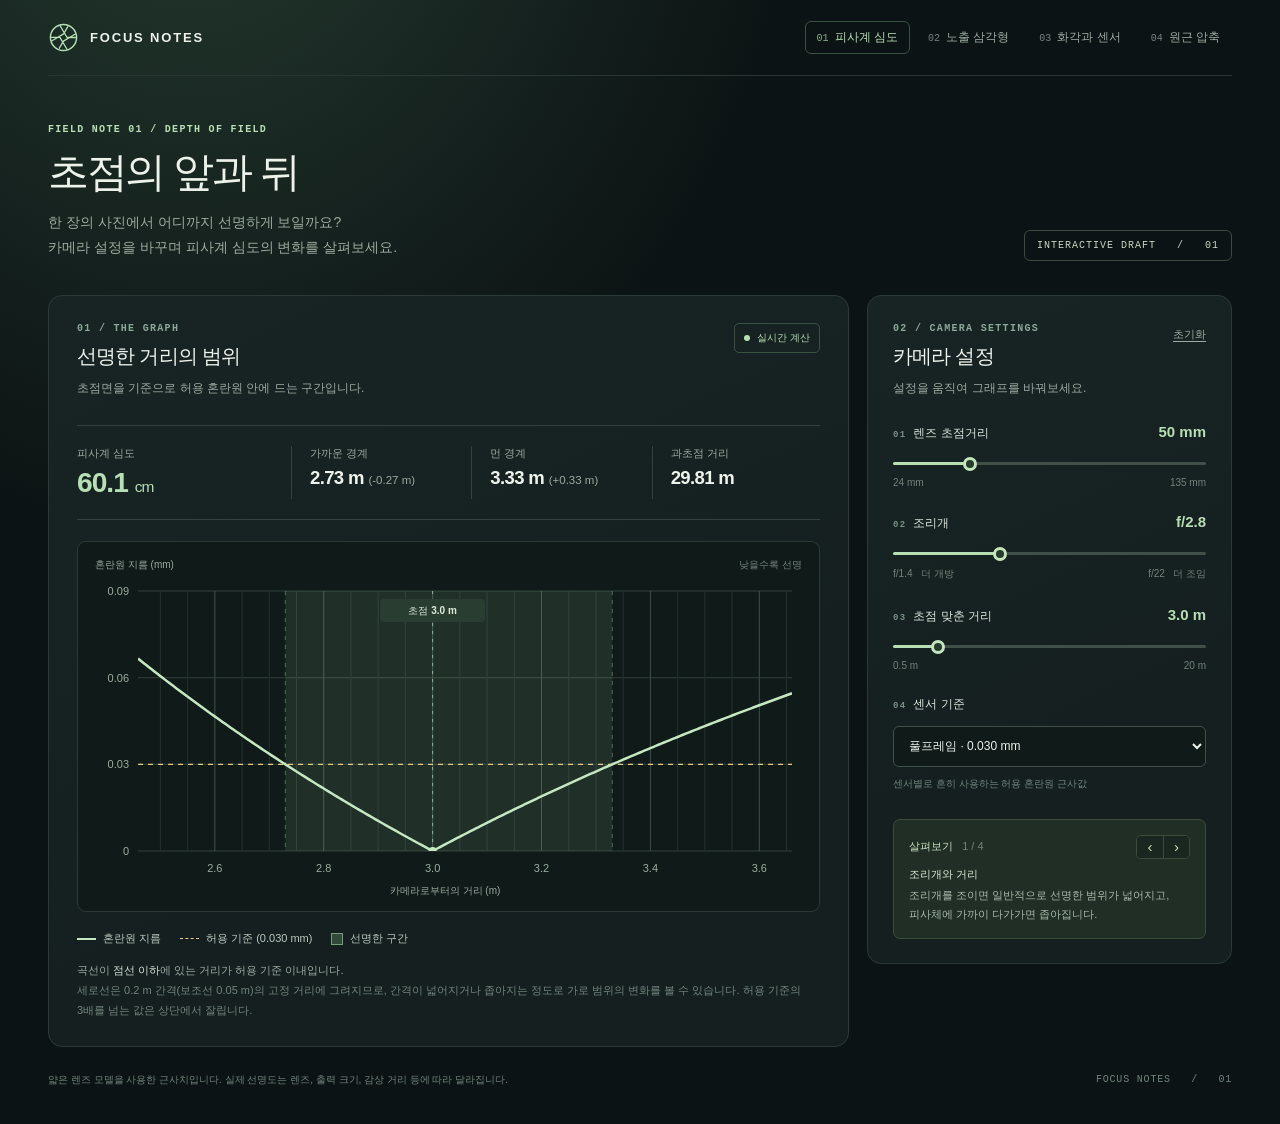
<file: index.html>
<!doctype html>
<html lang="ko">
<head>
  <meta charset="utf-8">
  <meta name="viewport" content="width=device-width, initial-scale=1">
  <meta name="color-scheme" content="dark">
  <title>초점의 앞과 뒤 | 피사계 심도 시각화</title>
  <link rel="stylesheet" href="styles.css">
</head>
<body>
  <div class="shell">
    <header class="topbar">
      <div class="brand">
        <svg class="brand-mark" viewBox="0 0 32 32" fill="none" aria-hidden="true">
          <circle cx="16" cy="16" r="13.5" stroke="currentColor" stroke-width="1.5"/>
          <path d="M12.1 3.2 19.7 16h9M28.7 12.1 15.9 19.7l-4.5 7.8M19.9 28.7 12.3 15.9H3.2M3.3 19.9 16.1 12.3l4.5-7.8" stroke="currentColor" stroke-width="1.3" stroke-linejoin="round"/>
        </svg>
        <span>FOCUS NOTES</span>
      </div>
      <nav class="note-nav" aria-label="노트 목록">
        <a href="index.html" aria-current="page"><span class="note-nav-number">01</span>피사계 심도</a>
        <a href="exposure.html"><span class="note-nav-number">02</span>노출 삼각형</a>
        <a href="field-of-view.html"><span class="note-nav-number">03</span>화각과 센서</a>
        <a href="perspective.html"><span class="note-nav-number">04</span>원근 압축</a>
      </nav>
    </header>

    <main>
      <section class="intro" aria-labelledby="page-title">
        <div>
          <p class="eyebrow">FIELD NOTE 01 / DEPTH OF FIELD</p>
          <h1 id="page-title">초점의 앞과 뒤</h1>
          <p class="intro-copy">한 장의 사진에서 어디까지 선명하게 보일까요?<br>카메라 설정을 바꾸며 피사계 심도의 변화를 살펴보세요.</p>
        </div>
        <span class="draft-tag">INTERACTIVE DRAFT &nbsp; / &nbsp; 01</span>
      </section>

      <div class="workspace">
        <section class="card graph-card" aria-labelledby="graph-title">
          <div class="card-heading">
            <div>
              <p class="card-index">01 / THE GRAPH</p>
              <h2 id="graph-title">선명한 거리의 범위</h2>
              <p class="card-description">초점면을 기준으로 허용 혼란원 안에 드는 구간입니다.</p>
            </div>
            <span class="live-badge">실시간 계산</span>
          </div>

          <div class="readouts" aria-label="계산 결과" aria-live="polite">
            <div class="readout readout-primary">
              <span class="readout-label">피사계 심도</span>
              <span class="readout-value"><span id="depth-value">—</span> <span class="readout-unit" id="depth-unit"></span></span>
            </div>
            <div class="readout">
              <span class="readout-label">가까운 경계</span>
              <span class="readout-value"><span id="near-value">—</span> <span class="readout-delta" id="near-delta"></span></span>
            </div>
            <div class="readout">
              <span class="readout-label">먼 경계</span>
              <span class="readout-value"><span id="far-value">—</span> <span class="readout-delta" id="far-delta"></span></span>
            </div>
            <div class="readout">
              <span class="readout-label">과초점 거리</span>
              <span class="readout-value" id="hyperfocal-value">—</span>
            </div>
          </div>

          <div class="plot-frame">
            <div class="plot-heading"><span>혼란원 지름 (mm)</span><span>낮을수록 선명</span></div>
            <svg id="chart" role="img" aria-labelledby="chart-title chart-description"></svg>
            <p class="axis-caption">카메라로부터의 거리 (m)</p>
          </div>

          <div class="legend" aria-label="그래프 범례">
            <span class="legend-item"><span class="legend-line" aria-hidden="true"></span>혼란원 지름</span>
            <span class="legend-item"><span class="legend-threshold" aria-hidden="true"></span><span id="threshold-label">허용 기준</span></span>
            <span class="legend-item"><span class="legend-zone" aria-hidden="true"></span>선명한 구간</span>
          </div>
          <p class="graph-note">
            곡선이 <strong>점선 이하</strong>에 있는 거리가 허용 기준 이내입니다.
            <span class="range-note" id="range-note"></span>
          </p>
          <noscript>그래프를 보려면 브라우저에서 JavaScript를 사용 설정해 주세요.</noscript>
        </section>

        <aside class="card control-card" aria-labelledby="controls-title">
          <form id="controls-form">
            <div class="card-heading">
              <div>
                <p class="card-index">02 / CAMERA SETTINGS</p>
                <h2 id="controls-title">카메라 설정</h2>
                <p class="card-description">설정을 움직여 그래프를 바꿔보세요.</p>
              </div>
              <button class="reset" type="reset">초기화</button>
            </div>

            <div class="controls">
              <div class="control">
                <div class="control-header">
                  <label class="control-name" for="focal-length"><span class="control-number">01</span>렌즈 초점거리</label>
                  <output class="control-value" id="focal-output" for="focal-length">50 mm</output>
                </div>
                <input id="focal-length" type="range" min="24" max="135" step="1" value="50">
                <div class="range-labels" aria-hidden="true"><span>24 mm</span><span>135 mm</span></div>
              </div>

              <div class="control">
                <div class="control-header">
                  <label class="control-name" for="aperture"><span class="control-number">02</span>조리개</label>
                  <output class="control-value" id="aperture-output" for="aperture">f/2.8</output>
                </div>
                <input id="aperture" type="range" min="0" max="9" step="1" value="3" aria-valuetext="f/2.8">
                <div class="range-labels" aria-hidden="true"><span>f/1.4 &nbsp; 더 개방</span><span>f/22 &nbsp; 더 조임</span></div>
              </div>

              <div class="control">
                <div class="control-header">
                  <label class="control-name" for="focus-distance"><span class="control-number">03</span>초점 맞춘 거리</label>
                  <output class="control-value" id="focus-output" for="focus-distance">3.0 m</output>
                </div>
                <input id="focus-distance" type="range" min="0.5" max="20" step="0.1" value="3">
                <div class="range-labels" aria-hidden="true"><span>0.5 m</span><span>20 m</span></div>
              </div>

              <div class="control">
                <div class="control-header">
                  <label class="control-name" for="sensor"><span class="control-number">04</span>센서 기준</label>
                </div>
                <select id="sensor" aria-describedby="sensor-help">
                  <option value="0.03">풀프레임 · 0.030 mm</option>
                  <option value="0.02">APS-C · 0.020 mm</option>
                  <option value="0.015">마이크로 포서드 · 0.015 mm</option>
                </select>
                <p class="control-help" id="sensor-help">센서별로 흔히 사용하는 허용 혼란원 근사값</p>
              </div>
            </div>

            <section class="tip" aria-roledescription="carousel" aria-labelledby="tip-heading">
              <div class="tip-header">
                <p class="tip-title" id="tip-heading">살펴보기 <span class="tip-counter" id="tip-counter" aria-live="polite"></span></p>
                <div class="tip-nav" role="group" aria-label="살펴보기 넘기기">
                  <button class="tip-button" type="button" id="tip-prev" aria-label="이전 내용">&#8249;</button>
                  <button class="tip-button" type="button" id="tip-next" aria-label="다음 내용">&#8250;</button>
                </div>
              </div>
              <div class="tip-slide" data-tip><p class="tip-subtitle">조리개와 거리</p><p class="tip-body">조리개를 조이면 일반적으로 선명한 범위가 넓어지고, 피사체에 가까이 다가가면 좁아집니다.</p></div>
              <div class="tip-slide" data-tip hidden><p class="tip-subtitle">과초점 거리</p><p class="tip-body">과초점 거리에 초점을 맞추면 그 거리의 약 절반부터 무한대까지 선명하게 담깁니다. 풍경처럼 앞쪽과 먼 배경을 함께 선명하게 찍을 때 유용하며, 초점 맞춘 거리가 과초점 거리 이상이면 먼 경계가 무한대가 됩니다. 조리개를 조이거나 초점거리가 짧은 렌즈를 쓰면 과초점 거리가 가까워집니다.</p></div>
              <div class="tip-slide" data-tip hidden><p class="tip-subtitle">앞뒤의 비대칭</p><p class="tip-body">선명한 범위는 초점면 앞보다 뒤쪽으로 더 길게 이어집니다. 가까운 경계와 먼 경계 옆의 괄호 값으로 초점에서 얼마나 떨어져 있는지 비교해 보세요.</p></div>
              <div class="tip-slide" data-tip hidden><p class="tip-subtitle">렌즈 초점거리</p><p class="tip-body">같은 거리, 같은 조리개라도 초점거리가 긴 망원 렌즈일수록 피사계 심도가 얕아져 배경이 더 많이 흐려집니다.</p></div>
            </section>
          </form>
        </aside>
      </div>
    </main>

    <footer class="footer">
      <p>얇은 렌즈 모델을 사용한 근사치입니다. 실제 선명도는 렌즈, 출력 크기, 감상 거리 등에 따라 달라집니다.</p>
      <p class="footer-mark">FOCUS NOTES &nbsp; / &nbsp; 01</p>
    </footer>
  </div>

  <script>
    "use strict";

    const apertureValues = [1.4, 1.8, 2, 2.8, 4, 5.6, 8, 11, 16, 22];
    const form = document.getElementById("controls-form");
    const focalInput = document.getElementById("focal-length");
    const apertureInput = document.getElementById("aperture");
    const focusInput = document.getElementById("focus-distance");
    const sensorInput = document.getElementById("sensor");
    const chart = document.getElementById("chart");

    function calculateDepthOfField(focalLength, aperture, focusDistance, circleOfConfusion) {
      const focusMm = focusDistance * 1000;
      const focalSquared = focalLength * focalLength;
      const tolerance = aperture * circleOfConfusion * (focusMm - focalLength);
      const near = focalSquared * focusMm / (focalSquared + tolerance) / 1000;
      const far = tolerance >= focalSquared
        ? Infinity
        : focalSquared * focusMm / (focalSquared - tolerance) / 1000;
      const hyperfocal = (focalSquared / (aperture * circleOfConfusion) + focalLength) / 1000;
      return { near, far, depth: far - near, hyperfocal };
    }

    function niceStep(roughStep) {
      const exponent = Math.floor(Math.log10(roughStep));
      const base = 10 ** exponent;
      const fraction = roughStep / base;
      const mantissa = fraction < 1.5 ? 1 : fraction < 3.5 ? 2 : fraction < 7.5 ? 5 : 10;
      return { step: mantissa * base, mantissa: mantissa === 10 ? 1 : mantissa, exponent: mantissa === 10 ? exponent + 1 : exponent };
    }

    function blurDiameter(distance, settings) {
      const distanceMm = distance * 1000;
      const focusMm = settings.focus * 1000;
      return settings.focal ** 2 * Math.abs(focusMm - distanceMm)
        / (settings.aperture * distanceMm * (focusMm - settings.focal));
    }

    function formatNumber(value, digits) {
      return new Intl.NumberFormat("ko-KR", {
        minimumFractionDigits: digits,
        maximumFractionDigits: digits
      }).format(value);
    }

    function formatDepth(depth) {
      if (!Number.isFinite(depth)) return { value: "∞", unit: "" };
      if (depth < 0.01) {
        const millimeters = depth * 1000;
        return { value: formatNumber(millimeters, millimeters < 1 ? 2 : 1), unit: "mm" };
      }
      if (depth < 1) return { value: formatNumber(depth * 100, depth < 0.1 ? 2 : 1), unit: "cm" };
      return { value: formatNumber(depth, 2), unit: "m" };
    }

    function formatBoundary(value, depth) {
      if (!Number.isFinite(value)) return "∞";
      return `${formatNumber(value, boundaryDigits(depth))} m`;
    }

    function formatBoundaryDelta(delta, depth) {
      if (!Number.isFinite(delta)) return "(+∞)";
      const sign = delta < 0 ? "-" : "+";
      return `(${sign}${formatNumber(Math.abs(delta), boundaryDigits(depth))} m)`;
    }

    function boundaryDigits(depth) {
      return depth < 0.01 ? 4 : depth < 0.1 ? 3 : 2;
    }

    function formatCircle(value) {
      return value.toFixed(3).replace(/\.?0+$/, "");
    }

    function readSettings() {
      return {
        focal: Number(focalInput.value),
        aperture: apertureValues[Number(apertureInput.value)],
        focus: Number(focusInput.value),
        circle: Number(sensorInput.value)
      };
    }

    function setRangeProgress(input) {
      const percent = (Number(input.value) - Number(input.min)) / (Number(input.max) - Number(input.min)) * 100;
      input.style.setProperty("--progress", `${percent}%`);
    }

    function drawChart(settings, result) {
      const width = Math.max(280, chart.clientWidth || 640);
      const height = chart.clientHeight || 310;
      const margin = { top: 16, right: 12, bottom: 34, left: 52 };
      const left = margin.left;
      const right = width - margin.right;
      const top = margin.top;
      const bottom = height - margin.bottom;
      const plotWidth = right - left;
      const plotHeight = bottom - top;
      const nearGap = settings.focus - result.near;
      const minDistance = Math.max(settings.focal / 1000 + 0.000001, settings.focus - 2 * nearGap);
      const maxDistance = Number.isFinite(result.far)
        ? Math.min(settings.focus + 2 * (result.far - settings.focus), settings.focus + 6 * nearGap)
        : settings.focus + 6 * nearGap;
      const maxBlur = settings.circle * 3;
      const x = value => left + (value - minDistance) / (maxDistance - minDistance) * plotWidth;
      const y = value => bottom - value / maxBlur * plotHeight;
      const tickTarget = width < 440 ? 4 : 7;
      const ticks = niceStep((maxDistance - minDistance) / tickTarget);
      const tickStep = ticks.step;
      const tickDigits = Math.max(0, -ticks.exponent);
      const minorStep = tickStep / (ticks.mantissa === 2 ? 4 : 5);
      const nearX = Math.max(left, x(result.near));
      const farX = Number.isFinite(result.far) ? Math.min(right, x(result.far)) : right;
      const focusX = x(settings.focus);
      const labelWidth = 105;
      const labelX = Math.max(left, Math.min(right - labelWidth, focusX - labelWidth / 2));
      const distances = Array.from({ length: 241 }, (_, index) =>
        minDistance + (maxDistance - minDistance) * index / 240
      );
      [result.near, settings.focus, result.far].forEach(value => {
        if (Number.isFinite(value) && value >= minDistance && value <= maxDistance) distances.push(value);
      });
      distances.sort((a, b) => a - b);
      const curve = distances.map((distance, index) =>
        `${index === 0 ? "M" : "L"}${x(distance).toFixed(2)} ${y(blurDiameter(distance, settings)).toFixed(2)}`
      ).join(" ");

      let grid = "";
      for (let index = 0; index <= 3; index += 1) {
        const value = settings.circle * index;
        const position = y(value);
        grid += `<line class="chart-grid" x1="${left}" y1="${position}" x2="${right}" y2="${position}"/>`;
        grid += `<text class="chart-tick" x="${left - 9}" y="${position + 4}" text-anchor="end">${formatCircle(value)}</text>`;
      }
      const epsilon = 1e-9;
      const firstMinor = Math.ceil(minDistance / minorStep - epsilon);
      const lastMinor = Math.floor(maxDistance / minorStep + epsilon);
      for (let index = firstMinor; index <= lastMinor; index += 1) {
        const distance = index * minorStep;
        const ratio = distance / tickStep;
        if (Math.abs(ratio - Math.round(ratio)) < 1e-6) continue;
        const position = x(distance);
        grid += `<line class="chart-grid-minor" x1="${position}" y1="${top}" x2="${position}" y2="${bottom}"/>`;
      }
      const firstTick = Math.ceil(minDistance / tickStep - epsilon);
      const lastTick = Math.floor(maxDistance / tickStep + epsilon);
      for (let index = firstTick; index <= lastTick; index += 1) {
        const distance = index * tickStep;
        const position = x(distance);
        const anchor = position - left < 16 ? "start" : right - position < 16 ? "end" : "middle";
        grid += `<line class="chart-grid-major" x1="${position}" y1="${top}" x2="${position}" y2="${bottom}"/>`;
        grid += `<text class="chart-tick chart-distance-tick" x="${position}" y="${bottom + 21}" text-anchor="${anchor}">${formatNumber(distance, tickDigits)}</text>`;
      }

      const farDescription = Number.isFinite(result.far)
        ? `${formatBoundary(result.far, result.depth)}`
        : "무한대";
      const depthDescription = formatDepth(result.depth);
      chart.setAttribute("viewBox", `0 0 ${width} ${height}`);
      chart.innerHTML = `
        <title id="chart-title">거리별 혼란원 지름과 피사계 심도</title>
        <desc id="chart-description">초점 거리 ${formatNumber(settings.focus, 1)} m에서 허용 기준은 ${settings.circle} mm입니다.
          선명한 구간은 ${formatBoundary(result.near, result.depth)}부터 ${farDescription}까지이며,
          피사계 심도는 ${depthDescription.value} ${depthDescription.unit}입니다. 허용 기준의 세 배를 넘는 값은 표시 영역 밖입니다.</desc>
        <defs><clipPath id="plot-clip"><rect x="${left}" y="${top}" width="${plotWidth}" height="${plotHeight}"/></clipPath></defs>
        ${grid}
        <g clip-path="url(#plot-clip)">
          <rect class="chart-zone" x="${nearX}" y="${top}" width="${Math.max(0, farX - nearX)}" height="${plotHeight}"/>
          <line class="chart-boundary" x1="${nearX}" y1="${top}" x2="${nearX}" y2="${bottom}"/>
          ${Number.isFinite(result.far) && result.far <= maxDistance
            ? `<line class="chart-boundary" x1="${farX}" y1="${top}" x2="${farX}" y2="${bottom}"/>`
            : ""}
          <line class="chart-threshold" x1="${left}" y1="${y(settings.circle)}" x2="${right}" y2="${y(settings.circle)}"/>
          <line class="chart-focus" x1="${focusX}" y1="${top}" x2="${focusX}" y2="${bottom}"/>
          <path class="chart-curve" d="${curve}"/>
          <circle cx="${focusX}" cy="${bottom}" r="4" fill="#c5e8c1"/>
        </g>
        <rect x="${labelX}" y="${top + 8}" width="${labelWidth}" height="23" rx="4" fill="#293d31"/>
        <text class="chart-focus-label" x="${labelX + labelWidth / 2}" y="${top + 23}" text-anchor="middle">초점 ${formatNumber(settings.focus, 1)} m</text>
      `;

      let rangeMessage = `세로선은 ${formatNumber(tickStep, tickDigits)} m 간격(보조선 ${formatNumber(minorStep, Math.max(0, tickDigits + 1))} m)의 고정 거리에 그려지므로, 간격이 넓어지거나 좁아지는 정도로 가로 범위의 변화를 볼 수 있습니다. 허용 기준의 3배를 넘는 값은 상단에서 잘립니다.`;
      if (!Number.isFinite(result.far)) {
        rangeMessage = `먼 경계는 무한대까지 이어집니다. ${rangeMessage}`;
      } else if (result.far > maxDistance) {
        rangeMessage = `먼 경계는 표시 범위 밖에 있습니다. ${rangeMessage}`;
      }
      document.getElementById("range-note").textContent = rangeMessage;
    }

    function render() {
      const settings = readSettings();
      const result = calculateDepthOfField(settings.focal, settings.aperture, settings.focus, settings.circle);
      const depth = formatDepth(result.depth);

      document.getElementById("focal-output").textContent = `${settings.focal} mm`;
      document.getElementById("aperture-output").textContent = `f/${settings.aperture}`;
      document.getElementById("focus-output").textContent = `${formatNumber(settings.focus, 1)} m`;
      apertureInput.setAttribute("aria-valuetext", `f/${settings.aperture}`);
      document.getElementById("depth-value").textContent = depth.value;
      document.getElementById("depth-unit").textContent = depth.unit;
      document.getElementById("near-value").textContent = formatBoundary(result.near, result.depth);
      document.getElementById("far-value").textContent = formatBoundary(result.far, result.depth);
      document.getElementById("near-delta").textContent = formatBoundaryDelta(result.near - settings.focus, result.depth);
      document.getElementById("far-delta").textContent = formatBoundaryDelta(result.far - settings.focus, result.depth);
      document.getElementById("hyperfocal-value").textContent = `${formatNumber(result.hyperfocal, 2)} m`;
      document.getElementById("threshold-label").textContent = `허용 기준 (${settings.circle.toFixed(3)} mm)`;
      [focalInput, apertureInput, focusInput].forEach(setRangeProgress);
      drawChart(settings, result);
    }

    const tipSlides = Array.from(document.querySelectorAll("[data-tip]"));
    let tipIndex = 0;

    function showTip(index) {
      tipIndex = (index + tipSlides.length) % tipSlides.length;
      tipSlides.forEach((slide, slideIndex) => { slide.hidden = slideIndex !== tipIndex; });
      document.getElementById("tip-counter").textContent = `${tipIndex + 1} / ${tipSlides.length}`;
    }

    document.getElementById("tip-prev").addEventListener("click", () => showTip(tipIndex - 1));
    document.getElementById("tip-next").addEventListener("click", () => showTip(tipIndex + 1));
    showTip(0);

    form.addEventListener("input", render);
    form.addEventListener("reset", () => requestAnimationFrame(render));
    window.addEventListener("resize", render);
    render();
  </script>
</body>
</html>
</file>
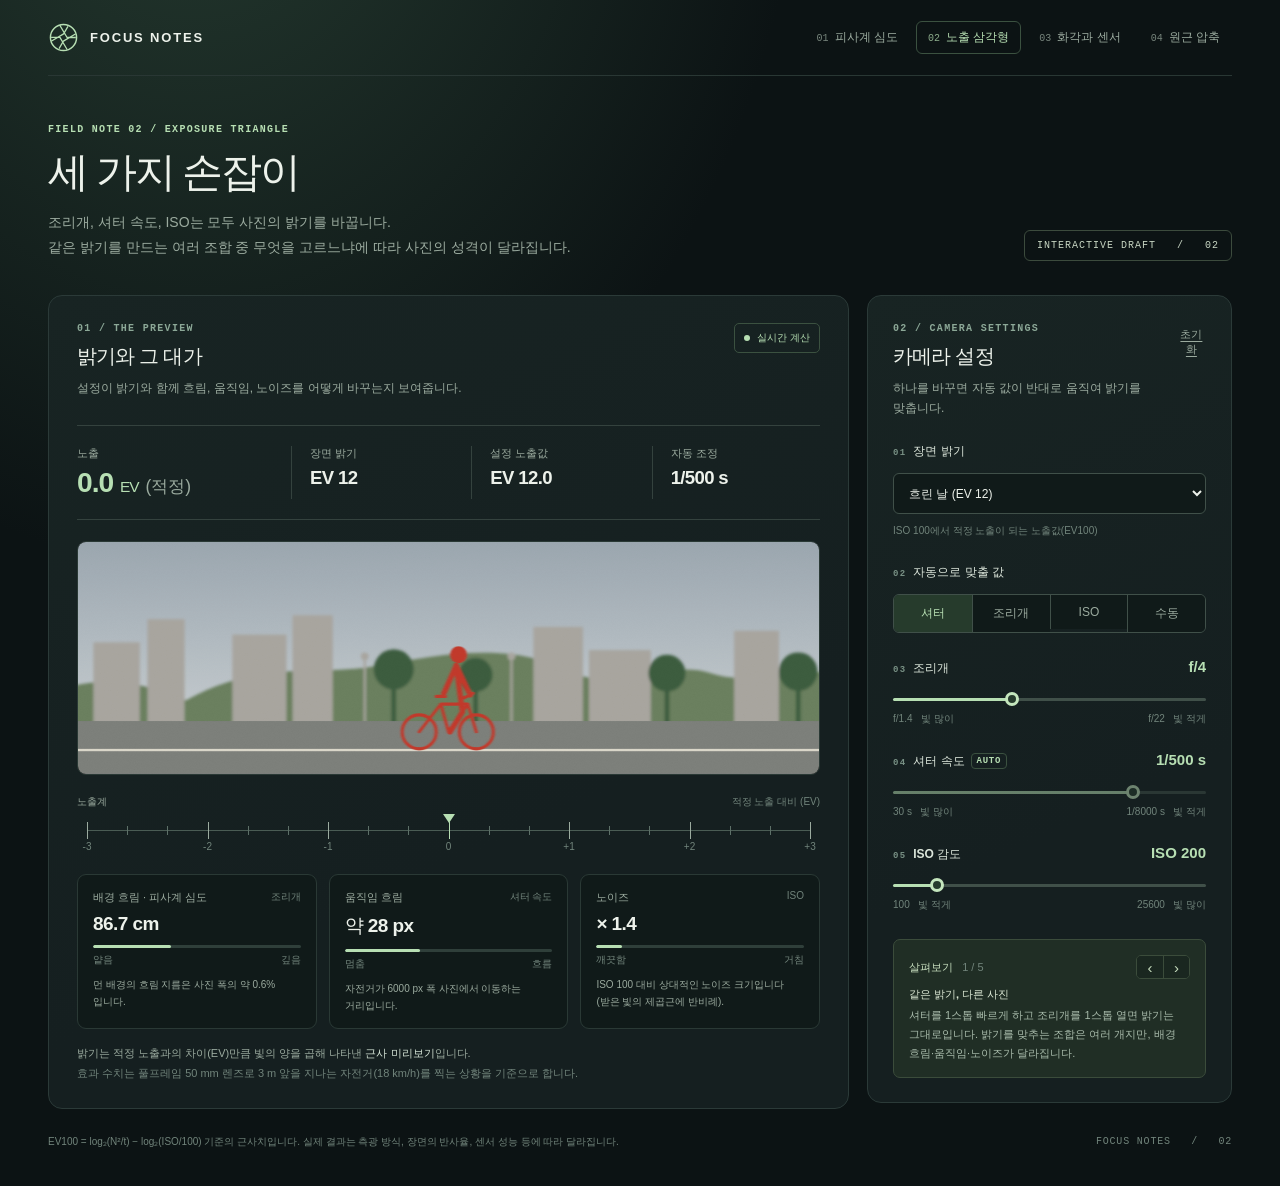
<file: exposure.html>
<!doctype html>
<html lang="ko">
<head>
  <meta charset="utf-8">
  <meta name="viewport" content="width=device-width, initial-scale=1">
  <meta name="color-scheme" content="dark">
  <title>세 가지 손잡이 | 노출 삼각형 시각화</title>
  <link rel="stylesheet" href="styles.css">
  <style>
    .preview-frame { padding: 0; overflow: hidden; }
    #scene { display: block; width: 100%; height: auto; min-height: 220px; max-height: 380px; aspect-ratio: 960 / 300; background: #000; }

    .meter { margin-top: 20px; }
    .meter-heading {
      display: flex;
      justify-content: space-between;
      margin-bottom: 9px;
      color: var(--muted);
      font-size: 10px;
    }
    .meter-heading span:last-child { color: var(--faint); }
    .meter-scale { position: relative; height: 34px; margin: 0 10px; }
    .meter-line { position: absolute; top: 12px; right: 0; left: 0; border-top: 1px solid #4a5c54; }
    .meter-tick { position: absolute; top: 8px; height: 9px; border-left: 1px solid #5d7068; }
    .meter-tick.is-major { top: 4px; height: 17px; border-color: #9bab9f; }
    .meter-tick.is-zero { border-color: var(--green); }
    .meter-label {
      position: absolute;
      top: 23px;
      color: var(--faint);
      font-size: 10px;
      font-variant-numeric: tabular-nums;
      transform: translateX(-50%);
    }
    .meter-marker {
      position: absolute;
      top: -4px;
      width: 0;
      height: 0;
      border-right: 6px solid transparent;
      border-left: 6px solid transparent;
      border-top: 9px solid var(--green);
      transform: translateX(-50%);
      transition: left .15s ease;
    }
    .meter-marker.is-off { border-top-color: var(--yellow); }

    .effects {
      display: grid;
      grid-template-columns: repeat(3, minmax(0, 1fr));
      gap: 12px;
      margin-top: 22px;
    }
    .effect {
      padding: 15px 15px 14px;
      border: 1px solid #2a3935;
      border-radius: 9px;
      background: #101a19;
    }
    .effect-head { display: flex; justify-content: space-between; gap: 8px; color: var(--muted); font-size: 11px; }
    .effect-source { color: var(--faint); font-size: 10px; }
    .effect-value {
      display: block;
      margin: 8px 0 10px;
      font-size: 19px;
      font-weight: 700;
      letter-spacing: -.03em;
      font-variant-numeric: tabular-nums;
    }
    .effect-bar { height: 3px; border-radius: 3px; background: #2f3f3a; overflow: hidden; }
    .effect-bar span { display: block; height: 100%; border-radius: 3px; background: var(--green); transition: width .15s ease; }
    .effect-scale { display: flex; justify-content: space-between; margin-top: 5px; color: var(--faint); font-size: 10px; }
    .effect-note { min-height: 3.4em; margin: 9px 0 0; color: var(--muted); font-size: 10px; line-height: 1.7; word-break: keep-all; }
    .effect-note.is-warning { color: var(--yellow); }

    .mode { min-width: 0; margin: 0; padding: 0; border: 0; }
    .mode legend { padding: 0; margin-bottom: 13px; }
    .segmented {
      display: grid;
      grid-template-columns: repeat(4, 1fr);
      border: 1px solid #405049;
      border-radius: 6px;
      overflow: hidden;
    }
    .segmented label { position: relative; }
    .segmented input { position: absolute; inset: 0; margin: 0; opacity: 0; cursor: pointer; }
    .segmented span {
      display: block;
      padding: 10px 4px;
      background: #101a19;
      color: var(--muted);
      font-size: 12px;
      text-align: center;
    }
    .segmented label + label span { border-left: 1px solid #405049; }
    .segmented input:checked + span { background: #263b2c; color: var(--green); font-weight: 600; }
    .segmented input:focus-visible + span { outline: 2px solid var(--yellow); outline-offset: -2px; }

    .auto-badge {
      display: none;
      margin-left: 6px;
      padding: 2px 5px;
      border: 1px solid #3b5140;
      border-radius: 4px;
      color: var(--green);
      font-family: "Consolas", monospace;
      font-size: 9px;
      letter-spacing: .08em;
      vertical-align: 2px;
    }
    .control.is-auto .auto-badge { display: inline-block; }
    input[type="range"]:disabled { opacity: .5; cursor: not-allowed; }

    @media (max-width: 920px) {
      .mode { grid-column: 1 / -1; }
    }

    @media (max-width: 640px) {
      .effects { grid-template-columns: 1fr; }
      .effect-note { min-height: 0; }
    }

    @media (max-width: 520px) {
      .segmented span { padding: 10px 2px; font-size: 11px; }
    }
  </style>
</head>
<body>
  <div class="shell">
    <header class="topbar">
      <div class="brand">
        <svg class="brand-mark" viewBox="0 0 32 32" fill="none" aria-hidden="true">
          <circle cx="16" cy="16" r="13.5" stroke="currentColor" stroke-width="1.5"/>
          <path d="M12.1 3.2 19.7 16h9M28.7 12.1 15.9 19.7l-4.5 7.8M19.9 28.7 12.3 15.9H3.2M3.3 19.9 16.1 12.3l4.5-7.8" stroke="currentColor" stroke-width="1.3" stroke-linejoin="round"/>
        </svg>
        <span>FOCUS NOTES</span>
      </div>
      <nav class="note-nav" aria-label="노트 목록">
        <a href="index.html"><span class="note-nav-number">01</span>피사계 심도</a>
        <a href="exposure.html" aria-current="page"><span class="note-nav-number">02</span>노출 삼각형</a>
        <a href="field-of-view.html"><span class="note-nav-number">03</span>화각과 센서</a>
        <a href="perspective.html"><span class="note-nav-number">04</span>원근 압축</a>
      </nav>
    </header>

    <main>
      <section class="intro" aria-labelledby="page-title">
        <div>
          <p class="eyebrow">FIELD NOTE 02 / EXPOSURE TRIANGLE</p>
          <h1 id="page-title">세 가지 손잡이</h1>
          <p class="intro-copy">조리개, 셔터 속도, ISO는 모두 사진의 밝기를 바꿉니다.<br>같은 밝기를 만드는 여러 조합 중 무엇을 고르느냐에 따라 사진의 성격이 달라집니다.</p>
        </div>
        <span class="draft-tag">INTERACTIVE DRAFT &nbsp; / &nbsp; 02</span>
      </section>

      <div class="workspace">
        <section class="card graph-card" aria-labelledby="preview-title">
          <div class="card-heading">
            <div>
              <p class="card-index">01 / THE PREVIEW</p>
              <h2 id="preview-title">밝기와 그 대가</h2>
              <p class="card-description">설정이 밝기와 함께 흐림, 움직임, 노이즈를 어떻게 바꾸는지 보여줍니다.</p>
            </div>
            <span class="live-badge">실시간 계산</span>
          </div>

          <div class="readouts" aria-label="계산 결과" aria-live="polite">
            <div class="readout readout-primary">
              <span class="readout-label">노출</span>
              <span class="readout-value"><span id="exposure-value">—</span> <span class="readout-unit">EV</span> <span class="readout-delta" id="exposure-state"></span></span>
            </div>
            <div class="readout">
              <span class="readout-label">장면 밝기</span>
              <span class="readout-value" id="scene-ev">—</span>
            </div>
            <div class="readout">
              <span class="readout-label">설정 노출값</span>
              <span class="readout-value" id="settings-ev">—</span>
            </div>
            <div class="readout">
              <span class="readout-label">자동 조정</span>
              <span class="readout-value"><span id="auto-value">—</span> <span class="readout-delta" id="auto-note"></span></span>
            </div>
          </div>

          <div class="plot-frame preview-frame">
            <svg id="scene" viewBox="0 0 960 300" preserveAspectRatio="xMidYMax slice" role="img" aria-labelledby="scene-title scene-description">
              <title id="scene-title">현재 설정으로 찍은 장면의 근사 미리보기</title>
              <desc id="scene-description"></desc>
              <defs>
                <linearGradient id="sky" x1="0" y1="0" x2="0" y2="1">
                  <stop id="sky-top" offset="0"/>
                  <stop id="sky-bottom" offset="1"/>
                </linearGradient>
                <filter id="exposure" color-interpolation-filters="linearRGB">
                  <feComponentTransfer>
                    <feFuncR id="gain-r" type="linear" slope="1"/>
                    <feFuncG id="gain-g" type="linear" slope="1"/>
                    <feFuncB id="gain-b" type="linear" slope="1"/>
                  </feComponentTransfer>
                </filter>
                <filter id="background-blur" x="-10%" y="-20%" width="120%" height="140%">
                  <feGaussianBlur id="background-blur-amount" stdDeviation="0"/>
                </filter>
                <filter id="motion-blur" x="-60%" y="-10%" width="220%" height="120%">
                  <feGaussianBlur id="motion-blur-amount" stdDeviation="0 0"/>
                </filter>
                <filter id="noise" x="0" y="0" width="100%" height="100%">
                  <feTurbulence type="fractalNoise" baseFrequency="0.9" numOctaves="2" seed="4"/>
                  <feColorMatrix type="matrix" values="0.33 0.33 0.33 0 0  0.33 0.33 0.33 0 0  0.33 0.33 0.33 0 0  0 0 0 0 1"/>
                </filter>
              </defs>

              <g filter="url(#exposure)">
                <rect width="960" height="300" fill="url(#sky)"/>
                <g transform="translate(160 0)">
                <g filter="url(#background-blur)">
                  <circle id="sun" cx="510" cy="70" r="26"/>
                  <path id="hills" d="M-180 190 C -100 165 -40 200 -20 205 C 80 150 150 175 230 160 S 400 130 470 165 S 600 150 660 170 S 760 150 820 175 V 240 H -180 Z"/>
                  <g id="buildings">
                    <rect x="40" y="120" width="70" height="115"/>
                    <rect x="118" y="95" width="52" height="140"/>
                    <rect x="430" y="110" width="64" height="125"/>
                    <rect x="502" y="140" width="80" height="95"/>
                    <rect x="-140" y="130" width="60" height="105"/>
                    <rect x="-70" y="100" width="48" height="135"/>
                    <rect x="690" y="115" width="58" height="120"/>
                  </g>
                  <g id="windows">
                    <rect x="52" y="135" width="12" height="10"/><rect x="82" y="135" width="12" height="10"/>
                    <rect x="52" y="160" width="12" height="10"/><rect x="82" y="185" width="12" height="10"/>
                    <rect x="128" y="110" width="10" height="10"/><rect x="150" y="135" width="10" height="10"/>
                    <rect x="128" y="160" width="10" height="10"/><rect x="150" y="185" width="10" height="10"/>
                    <rect x="442" y="125" width="12" height="10"/><rect x="470" y="150" width="12" height="10"/>
                    <rect x="442" y="175" width="12" height="10"/><rect x="516" y="155" width="14" height="10"/>
                    <rect x="550" y="180" width="14" height="10"/><rect x="516" y="205" width="14" height="10"/>
                    <rect x="-128" y="145" width="12" height="10"/><rect x="-104" y="175" width="12" height="10"/>
                    <rect x="-60" y="115" width="10" height="10"/><rect x="-42" y="150" width="10" height="10"/>
                    <rect x="702" y="130" width="12" height="10"/><rect x="726" y="165" width="12" height="10"/>
                  </g>
                  <g id="trees">
                    <rect x="246" y="175" width="6" height="60"/><circle cx="249" cy="165" r="26"/>
                    <rect x="352" y="182" width="6" height="53"/><circle cx="355" cy="172" r="22"/>
                    <rect x="600" y="180" width="6" height="55"/><circle cx="603" cy="170" r="24"/>
                    <rect x="770" y="178" width="6" height="57"/><circle cx="773" cy="168" r="25"/>
                  </g>
                  <g id="lamps">
                    <rect x="210" y="150" width="3" height="85"/><circle cx="211.5" cy="148" r="5"/>
                    <rect x="400" y="150" width="3" height="85"/><circle cx="401.5" cy="148" r="5"/>
                  </g>
                </g>
                </g>
                <rect id="ground" y="232" width="960" height="68"/>
                <rect id="road-line" x="0" y="268" width="960" height="3"/>
                <g transform="translate(160 0)">
                <g id="cyclist" filter="url(#motion-blur)" fill="none" stroke-linecap="round" stroke-linejoin="round">
                  <circle cx="282" cy="246" r="22" stroke-width="4"/>
                  <circle cx="356" cy="246" r="22" stroke-width="4"/>
                  <path d="M282 246 L310 210 L345 210 L356 246 M310 210 L320 246 L345 210 M304 200 L316 200 M340 202 L352 196" stroke-width="4"/>
                  <path d="M314 196 L330 160 L348 198 M330 160 L338 220 L322 246" stroke-width="7"/>
                  <circle id="cyclist-head" cx="333" cy="146" r="11" stroke="none"/>
                </g>
                </g>
              </g>
              <rect id="noise-layer" width="960" height="300" filter="url(#noise)" style="mix-blend-mode: overlay" opacity="0"/>
            </svg>
          </div>

          <div class="meter">
            <div class="meter-heading"><span>노출계</span><span>적정 노출 대비 (EV)</span></div>
            <div class="meter-scale" id="meter-scale" aria-hidden="true">
              <div class="meter-line"></div>
              <div class="meter-marker" id="meter-marker"></div>
            </div>
          </div>

          <div class="effects">
            <div class="effect">
              <div class="effect-head"><span>배경 흐림 · 피사계 심도</span><span class="effect-source">조리개</span></div>
              <span class="effect-value" id="dof-value">—</span>
              <div class="effect-bar"><span id="dof-bar"></span></div>
              <div class="effect-scale" aria-hidden="true"><span>얕음</span><span>깊음</span></div>
              <p class="effect-note" id="dof-note"></p>
            </div>
            <div class="effect">
              <div class="effect-head"><span>움직임 흐림</span><span class="effect-source">셔터 속도</span></div>
              <span class="effect-value" id="motion-value">—</span>
              <div class="effect-bar"><span id="motion-bar"></span></div>
              <div class="effect-scale" aria-hidden="true"><span>멈춤</span><span>흐름</span></div>
              <p class="effect-note" id="motion-note"></p>
            </div>
            <div class="effect">
              <div class="effect-head"><span>노이즈</span><span class="effect-source">ISO</span></div>
              <span class="effect-value" id="noise-value">—</span>
              <div class="effect-bar"><span id="noise-bar"></span></div>
              <div class="effect-scale" aria-hidden="true"><span>깨끗함</span><span>거침</span></div>
              <p class="effect-note" id="noise-note"></p>
            </div>
          </div>

          <p class="graph-note">
            밝기는 적정 노출과의 차이(EV)만큼 빛의 양을 곱해 나타낸 <strong>근사 미리보기</strong>입니다.
            <span class="range-note">효과 수치는 풀프레임 50 mm 렌즈로 3 m 앞을 지나는 자전거(18 km/h)를 찍는 상황을 기준으로 합니다.</span>
          </p>
          <noscript>미리보기를 보려면 브라우저에서 JavaScript를 사용 설정해 주세요.</noscript>
        </section>

        <aside class="card control-card" aria-labelledby="controls-title">
          <form id="controls-form">
            <div class="card-heading">
              <div>
                <p class="card-index">02 / CAMERA SETTINGS</p>
                <h2 id="controls-title">카메라 설정</h2>
                <p class="card-description">하나를 바꾸면 자동 값이 반대로 움직여 밝기를 맞춥니다.</p>
              </div>
              <button class="reset" type="reset">초기화</button>
            </div>

            <div class="controls">
              <div class="control">
                <div class="control-header">
                  <label class="control-name" for="scene-select"><span class="control-number">01</span>장면 밝기</label>
                </div>
                <select id="scene-select" aria-describedby="scene-help">
                  <option value="0">맑은 날 · 눈밭이나 해변 (EV 16)</option>
                  <option value="1">맑은 날 (EV 15)</option>
                  <option value="2">옅은 구름 (EV 13)</option>
                  <option value="3" selected>흐린 날 (EV 12)</option>
                  <option value="4">해 질 녘 (EV 10)</option>
                  <option value="5">해 진 직후 (EV 8)</option>
                  <option value="6">밝은 밤거리 (EV 5)</option>
                  <option value="7">어두운 밤거리 (EV 2)</option>
                </select>
                <p class="control-help" id="scene-help">ISO 100에서 적정 노출이 되는 노출값(EV100)</p>
              </div>

              <fieldset class="control mode">
                <legend class="control-name"><span class="control-number">02</span>자동으로 맞출 값</legend>
                <div class="segmented">
                  <label><input type="radio" name="mode" value="shutter" checked><span>셔터</span></label>
                  <label><input type="radio" name="mode" value="aperture"><span>조리개</span></label>
                  <label><input type="radio" name="mode" value="iso"><span>ISO</span></label>
                  <label><input type="radio" name="mode" value="manual"><span>수동</span></label>
                </div>
              </fieldset>

              <div class="control" id="aperture-control">
                <div class="control-header">
                  <label class="control-name" for="aperture"><span class="control-number">03</span>조리개<span class="auto-badge">AUTO</span></label>
                  <output class="control-value" id="aperture-output" for="aperture">f/4</output>
                </div>
                <input id="aperture" type="range" min="0" max="24" step="1" value="9">
                <div class="range-labels" aria-hidden="true"><span>f/1.4 &nbsp; 빛 많이</span><span>f/22 &nbsp; 빛 적게</span></div>
              </div>

              <div class="control" id="shutter-control">
                <div class="control-header">
                  <label class="control-name" for="shutter"><span class="control-number">04</span>셔터 속도<span class="auto-badge">AUTO</span></label>
                  <output class="control-value" id="shutter-output" for="shutter">1/500 s</output>
                </div>
                <input id="shutter" type="range" min="0" max="54" step="1" value="42">
                <div class="range-labels" aria-hidden="true"><span>30 s &nbsp; 빛 많이</span><span>1/8000 s &nbsp; 빛 적게</span></div>
              </div>

              <div class="control" id="iso-control">
                <div class="control-header">
                  <label class="control-name" for="iso"><span class="control-number">05</span>ISO 감도<span class="auto-badge">AUTO</span></label>
                  <output class="control-value" id="iso-output" for="iso">ISO 200</output>
                </div>
                <input id="iso" type="range" min="0" max="24" step="1" value="3">
                <div class="range-labels" aria-hidden="true"><span>100 &nbsp; 빛 적게</span><span>25600 &nbsp; 빛 많이</span></div>
              </div>
            </div>

            <section class="tip" aria-roledescription="carousel" aria-labelledby="tip-heading">
              <div class="tip-header">
                <p class="tip-title" id="tip-heading">살펴보기 <span class="tip-counter" id="tip-counter" aria-live="polite"></span></p>
                <div class="tip-nav" role="group" aria-label="살펴보기 넘기기">
                  <button class="tip-button" type="button" id="tip-prev" aria-label="이전 내용">&#8249;</button>
                  <button class="tip-button" type="button" id="tip-next" aria-label="다음 내용">&#8250;</button>
                </div>
              </div>
              <div class="tip-slide" data-tip><p class="tip-subtitle">같은 밝기, 다른 사진</p><p class="tip-body">셔터를 1스톱 빠르게 하고 조리개를 1스톱 열면 밝기는 그대로입니다. 밝기를 맞추는 조합은 여러 개지만, 배경 흐림·움직임·노이즈가 달라집니다.</p></div>
              <div class="tip-slide" data-tip hidden><p class="tip-subtitle">스톱이란</p><p class="tip-body">빛의 양이 두 배 또는 절반이 되는 단계를 1스톱이라고 합니다. 셔터 시간과 ISO는 2배, f값은 약 1.4배(√2)마다 1스톱이며, 슬라이더 한 칸은 1/3스톱입니다.</p></div>
              <div class="tip-slide" data-tip hidden><p class="tip-subtitle">노출값(EV)</p><p class="tip-body">EV = log₂(N²/t) − log₂(ISO/100)입니다. 설정 EV가 장면 밝기보다 1 작으면 빛을 두 배 받아 1스톱 밝게 찍힙니다.</p></div>
              <div class="tip-slide" data-tip hidden><p class="tip-subtitle">1/초점거리 규칙</p><p class="tip-body">손으로 들고 찍을 때는 셔터 속도를 1/초점거리 초보다 빠르게 두면 흔들림을 줄일 수 있습니다. 50 mm 렌즈라면 1/50 s 정도가 기준입니다.</p></div>
              <div class="tip-slide" data-tip hidden><p class="tip-subtitle">ISO는 빛을 늘리지 않는다</p><p class="tip-body">ISO는 센서가 받은 신호를 증폭할 뿐 빛을 더 모으지 않습니다. 받은 빛이 적을수록 노이즈가 상대적으로 커지기 때문에, 가능하면 조리개와 셔터로 빛을 먼저 확보하는 편이 좋습니다.</p></div>
            </section>
          </form>
        </aside>
      </div>
    </main>

    <footer class="footer">
      <p>EV100 = log₂(N²/t) − log₂(ISO/100) 기준의 근사치입니다. 실제 결과는 측광 방식, 장면의 반사율, 센서 성능 등에 따라 달라집니다.</p>
      <p class="footer-mark">FOCUS NOTES &nbsp; / &nbsp; 02</p>
    </footer>
  </div>

  <script>
    "use strict";

    const APERTURE_LABELS = ["1.4", "1.6", "1.8", "2", "2.2", "2.5", "2.8", "3.2", "3.5", "4", "4.5", "5", "5.6",
      "6.3", "7.1", "8", "9", "10", "11", "13", "14", "16", "18", "20", "22"];
    const SHUTTER_LABELS = ["30", "25", "20", "15", "13", "10", "8", "6", "5", "4", "3.2", "2.5", "2", "1.6", "1.3",
      "1", "0.8", "0.6", "0.5", "0.4", "0.3", "1/4", "1/5", "1/6", "1/8", "1/10", "1/13", "1/15", "1/20", "1/25",
      "1/30", "1/40", "1/50", "1/60", "1/80", "1/100", "1/125", "1/160", "1/200", "1/250", "1/320", "1/400",
      "1/500", "1/640", "1/800", "1/1000", "1/1250", "1/1600", "1/2000", "1/2500", "1/3200", "1/4000", "1/5000",
      "1/6400", "1/8000"];
    const ISO_LABELS = [100, 125, 160, 200, 250, 320, 400, 500, 640, 800, 1000, 1250, 1600, 2000, 2500, 3200,
      4000, 5000, 6400, 8000, 10000, 12800, 16000, 20000, 25600];
    const SCENES = [
      { ev: 16, name: "맑은 날 눈밭", sky: ["#5c9fdc", "#cfe6f6"], sun: "#fffbe8", land: "#dfe3e6", ground: "#eceff0", building: "#b9c3cc", tree: "#6f8c78", windows: 0, lamps: 0 },
      { ev: 15, name: "맑은 날", sky: ["#4f93d4", "#b9dbf2"], sun: "#fff6d8", land: "#7f9f6a", ground: "#8a8d84", building: "#c9bfae", tree: "#3f6f43", windows: 0, lamps: 0 },
      { ev: 13, name: "옅은 구름", sky: ["#7fa6c9", "#d3dfe7"], sun: "#f4f1e6", land: "#728f63", ground: "#83867f", building: "#b8b2a6", tree: "#3d6340", windows: 0, lamps: 0 },
      { ev: 12, name: "흐린 날", sky: ["#98a4ad", "#cfd4d6"], sun: null, land: "#677d5c", ground: "#7a7d78", building: "#a6a39c", tree: "#3b5a3d", windows: 0, lamps: 0 },
      { ev: 10, name: "해 질 녘", sky: ["#4c5d92", "#f2a765"], sun: "#ffd29a", land: "#4f5a46", ground: "#5d5852", building: "#6e6670", tree: "#2f3e30", windows: .45, lamps: .4 },
      { ev: 8, name: "해 진 직후", sky: ["#1f2d5c", "#6f7fb3"], sun: null, land: "#2d3a3a", ground: "#3a3d45", building: "#3f4559", tree: "#1e2c27", windows: .85, lamps: .9 },
      { ev: 5, name: "밝은 밤거리", sky: ["#0b1022", "#28304f"], sun: null, land: "#1a2124", ground: "#2f2c2b", building: "#2a2d3a", tree: "#131b18", windows: 1, lamps: 1 },
      { ev: 2, name: "어두운 밤거리", sky: ["#05070f", "#141a2c"], sun: null, land: "#0f1414", ground: "#1c1b1c", building: "#191b24", tree: "#0b100e", windows: .7, lamps: .8 }
    ];
    const REFERENCE = { focal: 50, distance: 3000, circle: 0.03, sensorWidth: 36, pixels: 6000, speed: 5 };

    const form = document.getElementById("controls-form");
    const sceneInput = document.getElementById("scene-select");
    const apertureInput = document.getElementById("aperture");
    const shutterInput = document.getElementById("shutter");
    const isoInput = document.getElementById("iso");
    const inputs = { aperture: apertureInput, shutter: shutterInput, iso: isoInput };

    const apertureNumber = index => 2 ** ((3 + index) / 6);
    const shutterSeconds = index => 2 ** (-(index - 15) / 3);
    const isoValue = index => 100 * 2 ** (index / 3);
    const clamp = (value, min, max) => Math.min(max, Math.max(min, value));
    const $ = id => document.getElementById(id);

    function formatNumber(value, digits) {
      return new Intl.NumberFormat("ko-KR", {
        minimumFractionDigits: digits,
        maximumFractionDigits: digits
      }).format(value);
    }

    function formatSigned(value) {
      const rounded = Math.round(value * 10) / 10;
      if (rounded === 0) return "0.0";
      return `${rounded > 0 ? "+" : "-"}${formatNumber(Math.abs(rounded), 1)}`;
    }

    function formatDepth(depth) {
      if (!Number.isFinite(depth)) return "∞";
      if (depth < 1) return `${formatNumber(depth * 100, 1)} cm`;
      return `${formatNumber(depth, 2)} m`;
    }

    const formatAperture = index => `f/${APERTURE_LABELS[index]}`;
    const formatShutter = index => `${SHUTTER_LABELS[index]} s`;
    const formatIso = index => `ISO ${ISO_LABELS[index]}`;

    // All settings are tracked in 1/3-stop indices so EV sums stay exact.
    function solveExposure(mode, sceneThirds, indices) {
      const next = { ...indices };
      let clamped = false;
      const solve = (key, ideal, max) => {
        next[key] = clamp(ideal, 0, max);
        clamped = next[key] !== ideal;
      };
      if (mode === "shutter") solve("shutter", sceneThirds - next.aperture + next.iso + 12, 54);
      if (mode === "aperture") solve("aperture", sceneThirds - next.shutter + next.iso + 12, 24);
      if (mode === "iso") solve("iso", next.aperture + next.shutter - 12 - sceneThirds, 24);
      const settingsThirds = next.aperture + next.shutter - next.iso - 12;
      return { indices: next, settingsThirds, difference: (sceneThirds - settingsThirds) / 3, clamped };
    }

    function depthOfField(aperture) {
      const { focal, distance, circle } = REFERENCE;
      const tolerance = aperture * circle * (distance - focal);
      const focalSquared = focal * focal;
      const near = focalSquared * distance / (focalSquared + tolerance) / 1000;
      const far = tolerance >= focalSquared ? Infinity : focalSquared * distance / (focalSquared - tolerance) / 1000;
      return far - near;
    }

    function buildMeter() {
      const scale = $("meter-scale");
      for (let third = -9; third <= 9; third += 1) {
        const position = `${(third + 9) / 18 * 100}%`;
        const tick = document.createElement("span");
        tick.className = `meter-tick${third % 3 === 0 ? " is-major" : ""}${third === 0 ? " is-zero" : ""}`;
        tick.style.left = position;
        scale.append(tick);
        if (third % 3 === 0) {
          const label = document.createElement("span");
          label.className = "meter-label";
          label.style.left = position;
          label.textContent = third > 0 ? `+${third / 3}` : `${third / 3}`;
          scale.append(label);
        }
      }
    }

    function paintScene(scene) {
      $("sky-top").setAttribute("stop-color", scene.sky[0]);
      $("sky-bottom").setAttribute("stop-color", scene.sky[1]);
      $("sun").setAttribute("fill", scene.sun || "none");
      $("sun").setAttribute("cy", scene.ev === 10 ? 150 : 70);
      $("hills").setAttribute("fill", scene.land);
      $("ground").setAttribute("fill", scene.ground);
      $("road-line").setAttribute("fill", scene.windows > .5 ? "#6d6450" : "#d9d6c8");
      $("buildings").setAttribute("fill", scene.building);
      $("trees").setAttribute("fill", scene.tree);
      $("windows").setAttribute("fill", "#ffd98a");
      $("windows").setAttribute("opacity", scene.windows);
      $("lamps").setAttribute("fill", scene.lamps > 0 ? "#ffe2a8" : scene.building);
      const cyclistColor = scene.windows > .5 ? "#a64a3c" : "#c0392b";
      $("cyclist").setAttribute("stroke", cyclistColor);
      $("cyclist-head").setAttribute("fill", cyclistColor);
    }

    function setEffect(name, value, ratio, note, warning = false) {
      $(`${name}-value`).textContent = value;
      $(`${name}-bar`).style.width = `${clamp(ratio, 0, 1) * 100}%`;
      $(`${name}-note`).textContent = note;
      $(`${name}-note`).classList.toggle("is-warning", warning);
    }

    function setRangeProgress(input) {
      const percent = (Number(input.value) - Number(input.min)) / (Number(input.max) - Number(input.min)) * 100;
      input.style.setProperty("--progress", `${percent}%`);
    }

    function render() {
      const scene = SCENES[Number(sceneInput.value)];
      const mode = form.elements.mode.value;
      const solved = solveExposure(mode, scene.ev * 3, {
        aperture: Number(apertureInput.value),
        shutter: Number(shutterInput.value),
        iso: Number(isoInput.value)
      });
      const { indices, difference } = solved;

      Object.entries(inputs).forEach(([key, input]) => {
        input.value = indices[key];
        input.disabled = key === mode;
        $(`${key}-control`).classList.toggle("is-auto", key === mode);
        setRangeProgress(input);
      });
      $("aperture-output").textContent = formatAperture(indices.aperture);
      $("shutter-output").textContent = formatShutter(indices.shutter);
      $("iso-output").textContent = formatIso(indices.iso);
      apertureInput.setAttribute("aria-valuetext", formatAperture(indices.aperture));
      shutterInput.setAttribute("aria-valuetext", formatShutter(indices.shutter));
      isoInput.setAttribute("aria-valuetext", formatIso(indices.iso));

      const absolute = Math.abs(difference);
      const state = absolute < 0.2 ? "적정"
        : difference > 3 ? "과다" : difference < -3 ? "부족"
        : difference > 0 ? "밝음" : "어두움";
      $("exposure-value").textContent = formatSigned(difference);
      $("exposure-state").textContent = `(${state})`;
      $("scene-ev").textContent = `EV ${scene.ev}`;
      $("settings-ev").textContent = `EV ${formatNumber(solved.settingsThirds / 3, 1)}`;
      const autoText = {
        shutter: formatShutter(indices.shutter),
        aperture: formatAperture(indices.aperture),
        iso: formatIso(indices.iso),
        manual: "수동"
      };
      $("auto-value").textContent = autoText[mode];
      $("auto-note").textContent = solved.clamped ? "(범위 한계)" : "";

      const marker = $("meter-marker");
      marker.style.left = `${(clamp(difference, -3, 3) + 3) / 6 * 100}%`;
      marker.classList.toggle("is-off", absolute >= 0.2);

      const aperture = apertureNumber(indices.aperture);
      const seconds = shutterSeconds(indices.shutter);
      const iso = isoValue(indices.iso);
      const { focal, distance, sensorWidth, pixels, speed } = REFERENCE;
      const magnification = focal / (distance - focal);
      const backgroundBlurMm = focal * magnification / aperture;
      const motionBlurMm = speed * seconds * 1000 * magnification;
      const motionPixels = motionBlurMm / sensorWidth * pixels;
      const noiseRatio = Math.sqrt(iso / 100);
      const shakeRisk = seconds > 1 / focal + 1e-9;

      setEffect("dof", formatDepth(depthOfField(aperture)), indices.aperture / 24,
        `먼 배경의 흐림 지름은 사진 폭의 약 ${formatNumber(backgroundBlurMm / sensorWidth * 100, 1)}%입니다.`);
      setEffect("motion",
        motionPixels < 1 ? "1 px 미만" : `약 ${formatNumber(motionPixels, motionPixels < 10 ? 1 : 0)} px`,
        Math.log10(motionPixels + 1) / 4,
        shakeRisk
          ? "1/50 s보다 느려 손떨림이 생기기 쉽습니다. 삼각대를 고려하세요."
          : `자전거가 6000 px 폭 사진에서 이동하는 거리입니다.`,
        shakeRisk);
      setEffect("noise", `× ${formatNumber(noiseRatio, 1)}`, indices.iso / 24,
        "ISO 100 대비 상대적인 노이즈 크기입니다(받은 빛의 제곱근에 반비례).");

      const viewWidth = 960;
      const gain = 2 ** difference;
      ["r", "g", "b"].forEach(channel => $(`gain-${channel}`).setAttribute("slope", gain.toFixed(4)));
      $("background-blur-amount").setAttribute("stdDeviation",
        Math.min(24, backgroundBlurMm / sensorWidth * viewWidth / 3).toFixed(2));
      $("motion-blur-amount").setAttribute("stdDeviation",
        `${Math.min(30, motionBlurMm / sensorWidth * viewWidth / 3).toFixed(2)} 0`);
      $("noise-layer").setAttribute("opacity", Math.min(0.6, 0.03 + 0.035 * (noiseRatio - 1)).toFixed(3));
      paintScene(scene);
      $("scene-description").textContent =
        `${scene.name} 장면을 ${formatAperture(indices.aperture)}, ${formatShutter(indices.shutter)}, ${formatIso(indices.iso)}로 찍은 모습입니다. 적정 노출 대비 ${formatSigned(difference)} EV입니다.`;
    }

    const tipSlides = Array.from(document.querySelectorAll("[data-tip]"));
    let tipIndex = 0;

    function showTip(index) {
      tipIndex = (index + tipSlides.length) % tipSlides.length;
      tipSlides.forEach((slide, slideIndex) => { slide.hidden = slideIndex !== tipIndex; });
      $("tip-counter").textContent = `${tipIndex + 1} / ${tipSlides.length}`;
    }

    $("tip-prev").addEventListener("click", () => showTip(tipIndex - 1));
    $("tip-next").addEventListener("click", () => showTip(tipIndex + 1));
    showTip(0);

    buildMeter();
    form.addEventListener("input", render);
    form.addEventListener("change", render);
    form.addEventListener("reset", () => requestAnimationFrame(render));
    render();
  </script>
</body>
</html>
</file>
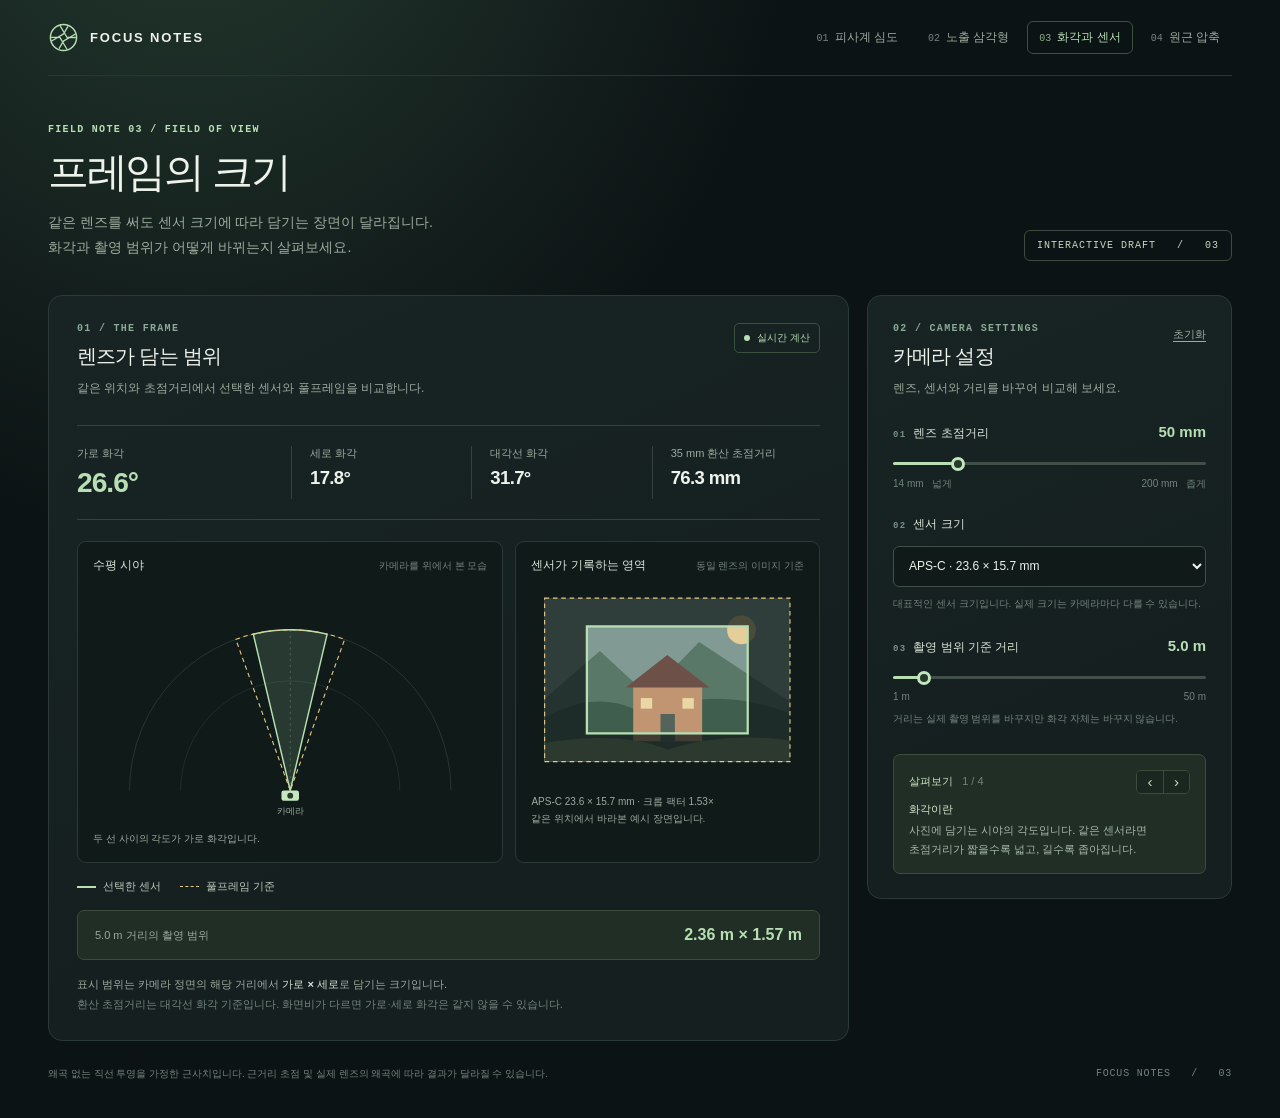
<file: field-of-view.html>
<!doctype html>
<html lang="ko">
<head>
  <meta charset="utf-8">
  <meta name="viewport" content="width=device-width, initial-scale=1">
  <meta name="color-scheme" content="dark">
  <title>프레임의 크기 | 화각과 센서 시각화</title>
  <link rel="stylesheet" href="styles.css">
</head>
<body>
  <div class="shell">
    <header class="topbar">
      <div class="brand">
        <svg class="brand-mark" viewBox="0 0 32 32" fill="none" aria-hidden="true">
          <circle cx="16" cy="16" r="13.5" stroke="currentColor" stroke-width="1.5"/>
          <path d="M12.1 3.2 19.7 16h9M28.7 12.1 15.9 19.7l-4.5 7.8M19.9 28.7 12.3 15.9H3.2M3.3 19.9 16.1 12.3l4.5-7.8" stroke="currentColor" stroke-width="1.3" stroke-linejoin="round"/>
        </svg>
        <span>FOCUS NOTES</span>
      </div>
      <nav class="note-nav" aria-label="노트 목록">
        <a href="index.html"><span class="note-nav-number">01</span>피사계 심도</a>
        <a href="exposure.html"><span class="note-nav-number">02</span>노출 삼각형</a>
        <a href="field-of-view.html" aria-current="page"><span class="note-nav-number">03</span>화각과 센서</a>
        <a href="perspective.html"><span class="note-nav-number">04</span>원근 압축</a>
      </nav>
    </header>

    <main>
      <section class="intro" aria-labelledby="page-title">
        <div>
          <p class="eyebrow">FIELD NOTE 03 / FIELD OF VIEW</p>
          <h1 id="page-title">프레임의 크기</h1>
          <p class="intro-copy">같은 렌즈를 써도 센서 크기에 따라 담기는 장면이 달라집니다.<br>화각과 촬영 범위가 어떻게 바뀌는지 살펴보세요.</p>
        </div>
        <span class="draft-tag">INTERACTIVE DRAFT &nbsp; / &nbsp; 03</span>
      </section>

      <div class="workspace">
        <section class="card graph-card" aria-labelledby="graph-title">
          <div class="card-heading">
            <div>
              <p class="card-index">01 / THE FRAME</p>
              <h2 id="graph-title">렌즈가 담는 범위</h2>
              <p class="card-description">같은 위치와 초점거리에서 선택한 센서와 풀프레임을 비교합니다.</p>
            </div>
            <span class="live-badge">실시간 계산</span>
          </div>

          <div class="readouts" aria-label="계산 결과" aria-live="polite">
            <div class="readout readout-primary">
              <span class="readout-label">가로 화각</span>
              <span class="readout-value" id="horizontal-value">—</span>
            </div>
            <div class="readout">
              <span class="readout-label">세로 화각</span>
              <span class="readout-value" id="vertical-value">—</span>
            </div>
            <div class="readout">
              <span class="readout-label">대각선 화각</span>
              <span class="readout-value" id="diagonal-value">—</span>
            </div>
            <div class="readout">
              <span class="readout-label">35 mm 환산 초점거리</span>
              <span class="readout-value" id="equivalent-value">—</span>
            </div>
          </div>

          <div class="geometry-grid">
            <div class="geometry-panel">
              <div class="geometry-heading"><h3>수평 시야</h3><span>카메라를 위에서 본 모습</span></div>
              <svg class="geometry-svg" id="angle-diagram" viewBox="0 0 540 320" role="img" aria-labelledby="angle-title angle-description">
                <title id="angle-title">센서별 수평 화각 비교</title>
                <desc id="angle-description"></desc>
                <path d="M50 280 A220 220 0 0 1 490 280" fill="none" stroke="#30403a"/>
                <path d="M120 280 A150 150 0 0 1 420 280" fill="none" stroke="#263630"/>
                <line x1="270" y1="60" x2="270" y2="280" stroke="#52675a" stroke-dasharray="3 5"/>
                <path id="angle-selected" fill="#91c897" fill-opacity=".18" stroke="#b7dfb3" stroke-width="2"/>
                <path id="angle-reference" fill="none" stroke="#e9c987" stroke-width="1.5" stroke-dasharray="6 5"/>
                <rect x="258" y="280" width="24" height="14" rx="3" fill="#c5e8c1"/>
                <circle cx="270" cy="287" r="4" fill="#263b2c"/>
                <text x="270" y="312" text-anchor="middle" fill="#9bab9f" font-size="12">카메라</text>
              </svg>
              <p class="geometry-caption">두 선 사이의 각도가 가로 화각입니다.</p>
            </div>

            <div class="geometry-panel">
              <div class="geometry-heading"><h3>센서가 기록하는 영역</h3><span>동일 렌즈의 이미지 기준</span></div>
              <svg class="geometry-svg" id="sensor-diagram" viewBox="0 0 360 260" role="img" aria-labelledby="sensor-title sensor-description">
                <title id="sensor-title">풀프레임 대비 센서 영역</title>
                <desc id="sensor-description"></desc>
                <defs><clipPath id="sensor-window"><rect x="18" y="16" width="324" height="216"/></clipPath></defs>
                <g clip-path="url(#sensor-window)">
                  <g id="sensor-projection">
                    <rect x="-5000" y="-5000" width="10000" height="10000" fill="#819a94"/>
                    <circle cx="278" cy="58" r="19" fill="#e5ce99"/>
                    <path d="M-5000 149 H18 L91 86 L154 144 L222 74 L342 153 H5000 V5000 H-5000 Z" fill="#5a7867"/>
                    <path d="M-5000 174 H18 Q92 132 154 172 Q235 128 342 168 H5000 V5000 H-5000 Z" fill="#405e4e"/>
                    <rect x="135" y="132" width="91" height="73" fill="#c29572"/>
                    <path d="M125 134 L180 91 L236 134 Z" fill="#6d5149"/>
                    <rect x="171" y="169" width="19" height="36" fill="#54645b"/>
                    <rect x="145" y="148" width="15" height="14" fill="#ead7a6"/>
                    <rect x="200" y="148" width="15" height="14" fill="#ead7a6"/>
                    <path d="M-5000 207 H18 Q119 191 180 216 Q255 192 342 204 H5000 V5000 H-5000 Z" fill="#728b68"/>
                  </g>
                  <path id="sensor-outside" fill="#101a19" fill-opacity=".72" fill-rule="evenodd"/>
                </g>
                <rect id="sensor-selected" fill="none" stroke="#b7dfb3" stroke-width="3"/>
                <rect x="18" y="16" width="324" height="216" fill="none" stroke="#e9c987" stroke-width="1.5" stroke-dasharray="6 5"/>
              </svg>
              <p class="geometry-caption"><span id="sensor-caption"></span><br>같은 위치에서 바라본 예시 장면입니다.</p>
            </div>
          </div>

          <div class="legend geometry-legend" aria-label="비교 범례">
            <span class="legend-item"><span class="legend-selected" aria-hidden="true"></span>선택한 센서</span>
            <span class="legend-item"><span class="legend-reference" aria-hidden="true"></span>풀프레임 기준</span>
          </div>
          <div class="coverage" aria-live="polite">
            <span id="coverage-label">촬영 범위</span>
            <strong id="coverage-value">—</strong>
          </div>
          <p class="graph-note">
            표시 범위는 카메라 정면의 해당 거리에서 <strong>가로 × 세로</strong>로 담기는 크기입니다.
            <span class="range-note">환산 초점거리는 대각선 화각 기준입니다. 화면비가 다르면 가로·세로 화각은 같지 않을 수 있습니다.</span>
          </p>
          <noscript>계산과 시각화를 보려면 브라우저에서 JavaScript를 사용 설정해 주세요.</noscript>
        </section>

        <aside class="card control-card" aria-labelledby="controls-title">
          <form id="controls-form">
            <div class="card-heading">
              <div>
                <p class="card-index">02 / CAMERA SETTINGS</p>
                <h2 id="controls-title">카메라 설정</h2>
                <p class="card-description">렌즈, 센서와 거리를 바꾸어 비교해 보세요.</p>
              </div>
              <button class="reset" type="reset">초기화</button>
            </div>

            <div class="controls">
              <div class="control">
                <div class="control-header">
                  <label class="control-name" for="focal-length"><span class="control-number">01</span>렌즈 초점거리</label>
                  <output class="control-value" id="focal-output" for="focal-length">50 mm</output>
                </div>
                <input id="focal-length" type="range" min="14" max="200" step="1" value="50">
                <div class="range-labels" aria-hidden="true"><span>14 mm &nbsp; 넓게</span><span>200 mm &nbsp; 좁게</span></div>
              </div>
              <div class="control">
                <div class="control-header">
                  <label class="control-name" for="sensor"><span class="control-number">02</span>센서 크기</label>
                </div>
                <select id="sensor" aria-describedby="sensor-help">
                  <option value="full">풀프레임 · 36 × 24 mm</option>
                  <option value="aps" selected>APS-C · 23.6 × 15.7 mm</option>
                  <option value="mft">마이크로 포서드 · 17.3 × 13 mm</option>
                </select>
                <p class="control-help" id="sensor-help">대표적인 센서 크기입니다. 실제 크기는 카메라마다 다를 수 있습니다.</p>
              </div>
              <div class="control">
                <div class="control-header">
                  <label class="control-name" for="distance"><span class="control-number">03</span>촬영 범위 기준 거리</label>
                  <output class="control-value" id="distance-output" for="distance">5.0 m</output>
                </div>
                <input id="distance" type="range" min="1" max="50" step="0.5" value="5">
                <div class="range-labels" aria-hidden="true"><span>1 m</span><span>50 m</span></div>
                <p class="control-help">거리는 실제 촬영 범위를 바꾸지만 화각 자체는 바꾸지 않습니다.</p>
              </div>
            </div>

            <section class="tip" aria-roledescription="carousel" aria-labelledby="tip-heading">
              <div class="tip-header">
                <p class="tip-title" id="tip-heading">살펴보기 <span class="tip-counter" id="tip-counter" aria-live="polite"></span></p>
                <div class="tip-nav" role="group" aria-label="살펴보기 넘기기">
                  <button class="tip-button" type="button" id="tip-prev" aria-label="이전 내용">&#8249;</button>
                  <button class="tip-button" type="button" id="tip-next" aria-label="다음 내용">&#8250;</button>
                </div>
              </div>
              <div aria-live="polite">
                <div class="tip-slide" data-tip><p class="tip-subtitle">화각이란</p><p class="tip-body">사진에 담기는 시야의 각도입니다. 같은 센서라면 초점거리가 짧을수록 넓고, 길수록 좁아집니다.</p></div>
                <div class="tip-slide" data-tip hidden><p class="tip-subtitle">센서와 크롭</p><p class="tip-body">같은 렌즈와 위치에서 작은 센서는 이미지의 중앙을 더 좁게 기록합니다. 렌즈의 실제 초점거리가 바뀌는 것은 아닙니다.</p></div>
                <div class="tip-slide" data-tip hidden><p class="tip-subtitle">35 mm 환산</p><p class="tip-body">선택한 센서와 같은 대각선 화각을 얻는 풀프레임 초점거리입니다. 센서의 대각선 비율인 크롭 팩터를 실제 초점거리에 곱합니다.</p></div>
                <div class="tip-slide" data-tip hidden><p class="tip-subtitle">화각과 원근</p><p class="tip-body">화각이 달라도 카메라 위치가 같으면 피사체 사이의 원근 관계는 같습니다. 같은 구도를 위해 위치를 옮기면 원근이 달라집니다.</p></div>
              </div>
            </section>
          </form>
        </aside>
      </div>
    </main>

    <footer class="footer">
      <p>왜곡 없는 직선 투영을 가정한 근사치입니다. 근거리 초점 및 실제 렌즈의 왜곡에 따라 결과가 달라질 수 있습니다.</p>
      <p class="footer-mark">FOCUS NOTES &nbsp; / &nbsp; 03</p>
    </footer>
  </div>

  <script src="geometry.js"></script>
  <script>
    "use strict";

    const sensors = {
      full: { name: "풀프레임", width: 36, height: 24 },
      aps: { name: "APS-C", width: 23.6, height: 15.7 },
      mft: { name: "마이크로 포서드", width: 17.3, height: 13 }
    };
    const form = document.getElementById("controls-form");
    const focalInput = document.getElementById("focal-length");
    const sensorInput = document.getElementById("sensor");
    const distanceInput = document.getElementById("distance");
    const element = id => document.getElementById(id);

    function sectorPath(angle) {
      const halfAngle = angle * Math.PI / 360;
      const x = 220 * Math.sin(halfAngle);
      const y = 280 - 220 * Math.cos(halfAngle);
      return `M270 280 L${(270 - x).toFixed(2)} ${y.toFixed(2)}`
        + ` A220 220 0 0 1 ${(270 + x).toFixed(2)} ${y.toFixed(2)} Z`;
    }

    function render() {
      const focalLength = Number(focalInput.value);
      const distance = Number(distanceInput.value);
      const sensor = sensors[sensorInput.value];
      const result = Optics.fieldOfView(focalLength, sensor, distance);
      const referenceAngle = Optics.angleOfView(Optics.fullFrame.width, focalLength);
      const sensorWidth = 324 * sensor.width / Optics.fullFrame.width;
      const sensorHeight = 216 * sensor.height / Optics.fullFrame.height;
      const x = 180 - sensorWidth / 2;
      const y = 124 - sensorHeight / 2;

      element("focal-output").textContent = `${focalLength} mm`;
      element("distance-output").textContent = `${formatNumber(distance, 1)} m`;
      focalInput.setAttribute("aria-valuetext", `${focalLength} mm`);
      distanceInput.setAttribute("aria-valuetext", `${formatNumber(distance, 1)} m`);
      [focalInput, distanceInput].forEach(setRangeProgress);

      element("horizontal-value").textContent = `${formatNumber(result.horizontal, 1)}°`;
      element("vertical-value").textContent = `${formatNumber(result.vertical, 1)}°`;
      element("diagonal-value").textContent = `${formatNumber(result.diagonal, 1)}°`;
      element("equivalent-value").textContent = `${formatNumber(result.equivalent, 1)} mm`;
      element("coverage-label").textContent = `${formatNumber(distance, 1)} m 거리의 촬영 범위`;
      element("coverage-value").textContent = `${formatNumber(result.width, 2)} m × ${formatNumber(result.height, 2)} m`;
      element("sensor-caption").textContent = `${sensor.name} ${sensor.width} × ${sensor.height} mm · 크롭 팩터 ${formatNumber(result.cropFactor, 2)}×`;

      element("angle-selected").setAttribute("d", sectorPath(result.horizontal));
      element("angle-reference").setAttribute("d", sectorPath(referenceAngle));
      element("angle-description").textContent = `${focalLength} mm 렌즈의 가로 화각은 ${sensor.name}에서 ${formatNumber(result.horizontal, 1)}도, 풀프레임에서 ${formatNumber(referenceAngle, 1)}도입니다.`;
      element("sensor-selected").setAttribute("x", x);
      element("sensor-selected").setAttribute("y", y);
      element("sensor-selected").setAttribute("width", sensorWidth);
      element("sensor-selected").setAttribute("height", sensorHeight);
      element("sensor-projection").setAttribute("transform",
        `translate(180 124) scale(${focalLength / 50}) translate(-180 -124)`);
      element("sensor-outside").setAttribute("d",
        `M18 16 H342 V232 H18 Z M${x} ${y} H${x + sensorWidth} V${y + sensorHeight} H${x} Z`);
      element("sensor-description").textContent = `같은 렌즈의 이미지에서 ${sensor.name} 센서가 기록하는 영역을 풀프레임과 비교합니다. 센서 크기는 ${sensor.width} × ${sensor.height} mm, 크롭 팩터는 ${formatNumber(result.cropFactor, 2)}배입니다.`;
    }

    setupTips();
    form.addEventListener("input", render);
    form.addEventListener("reset", () => requestAnimationFrame(render));
    render();
  </script>
</body>
</html>
</file>
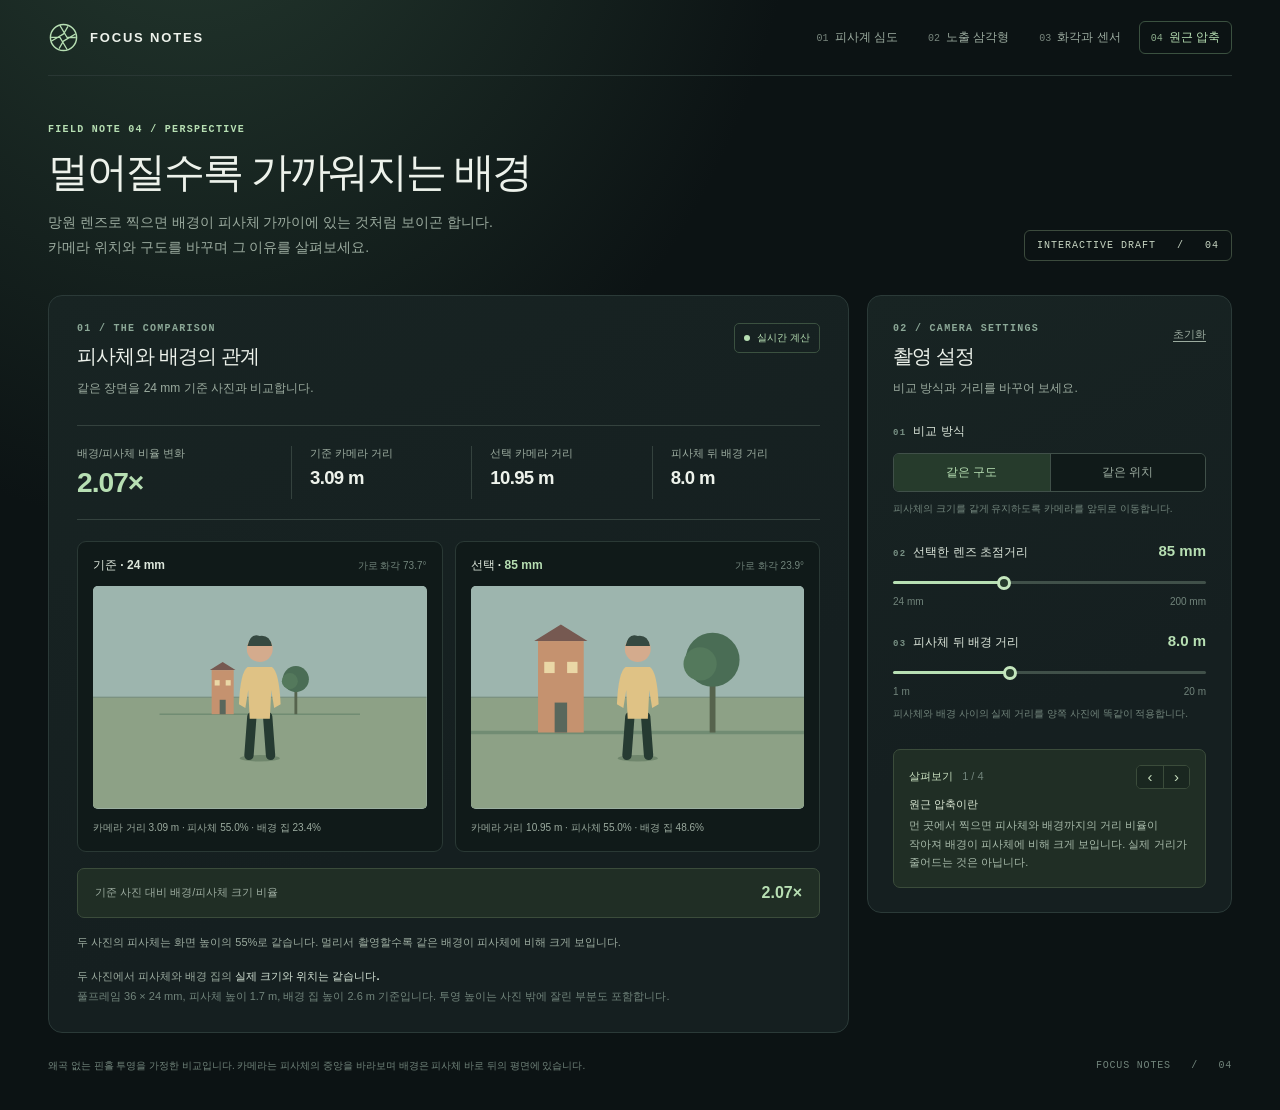
<file: perspective.html>
<!doctype html>
<html lang="ko">
<head>
  <meta charset="utf-8">
  <meta name="viewport" content="width=device-width, initial-scale=1">
  <meta name="color-scheme" content="dark">
  <title>멀어질수록 가까워지는 배경 | 원근 압축 시각화</title>
  <link rel="stylesheet" href="styles.css">
</head>
<body>
  <div class="shell">
    <header class="topbar">
      <div class="brand">
        <svg class="brand-mark" viewBox="0 0 32 32" fill="none" aria-hidden="true">
          <circle cx="16" cy="16" r="13.5" stroke="currentColor" stroke-width="1.5"/>
          <path d="M12.1 3.2 19.7 16h9M28.7 12.1 15.9 19.7l-4.5 7.8M19.9 28.7 12.3 15.9H3.2M3.3 19.9 16.1 12.3l4.5-7.8" stroke="currentColor" stroke-width="1.3" stroke-linejoin="round"/>
        </svg>
        <span>FOCUS NOTES</span>
      </div>
      <nav class="note-nav" aria-label="노트 목록">
        <a href="index.html"><span class="note-nav-number">01</span>피사계 심도</a>
        <a href="exposure.html"><span class="note-nav-number">02</span>노출 삼각형</a>
        <a href="field-of-view.html"><span class="note-nav-number">03</span>화각과 센서</a>
        <a href="perspective.html" aria-current="page"><span class="note-nav-number">04</span>원근 압축</a>
      </nav>
    </header>

    <main>
      <section class="intro" aria-labelledby="page-title">
        <div>
          <p class="eyebrow">FIELD NOTE 04 / PERSPECTIVE</p>
          <h1 id="page-title">멀어질수록 가까워지는 배경</h1>
          <p class="intro-copy">망원 렌즈로 찍으면 배경이 피사체 가까이에 있는 것처럼 보이곤 합니다.<br>카메라 위치와 구도를 바꾸며 그 이유를 살펴보세요.</p>
        </div>
        <span class="draft-tag">INTERACTIVE DRAFT &nbsp; / &nbsp; 04</span>
      </section>

      <div class="workspace">
        <section class="card graph-card" aria-labelledby="comparison-title">
          <div class="card-heading">
            <div>
              <p class="card-index">01 / THE COMPARISON</p>
              <h2 id="comparison-title">피사체와 배경의 관계</h2>
              <p class="card-description">같은 장면을 24 mm 기준 사진과 비교합니다.</p>
            </div>
            <span class="live-badge">실시간 계산</span>
          </div>

          <div class="readouts" aria-label="계산 결과" aria-live="polite">
            <div class="readout readout-primary">
              <span class="readout-label">배경/피사체 비율 변화</span>
              <span class="readout-value" id="ratio-value">—</span>
            </div>
            <div class="readout">
              <span class="readout-label">기준 카메라 거리</span>
              <span class="readout-value" id="reference-distance">—</span>
            </div>
            <div class="readout">
              <span class="readout-label">선택 카메라 거리</span>
              <span class="readout-value" id="current-distance">—</span>
            </div>
            <div class="readout">
              <span class="readout-label">피사체 뒤 배경 거리</span>
              <span class="readout-value" id="background-value">—</span>
            </div>
          </div>

          <div class="comparison-frames">
            <div class="comparison-card">
              <div class="comparison-heading">
                <h3>기준 · 24 mm</h3>
                <span id="reference-angle"></span>
              </div>
              <svg class="perspective-scene" id="reference-scene" viewBox="0 0 360 240" role="img"></svg>
              <p class="comparison-meta" id="reference-meta"></p>
            </div>
            <div class="comparison-card">
              <div class="comparison-heading">
                <h3>선택 · <strong id="current-focal">85 mm</strong></h3>
                <span id="current-angle"></span>
              </div>
              <svg class="perspective-scene" id="current-scene" viewBox="0 0 360 240" role="img"></svg>
              <p class="comparison-meta" id="current-meta"></p>
            </div>
          </div>

          <div class="coverage" aria-live="polite">
            <span>기준 사진 대비 배경/피사체 크기 비율</span>
            <strong id="ratio-summary">—</strong>
          </div>
          <p class="graph-note" id="comparison-note"></p>
          <p class="graph-note">
            두 사진에서 피사체와 배경 집의 <strong>실제 크기와 위치는 같습니다.</strong>
            <span class="range-note">풀프레임 36 × 24 mm, 피사체 높이 1.7 m, 배경 집 높이 2.6 m 기준입니다. 투영 높이는 사진 밖에 잘린 부분도 포함합니다.</span>
          </p>
          <noscript>계산과 비교 화면을 보려면 브라우저에서 JavaScript를 사용 설정해 주세요.</noscript>
        </section>

        <aside class="card control-card" aria-labelledby="controls-title">
          <form id="controls-form">
            <div class="card-heading">
              <div>
                <p class="card-index">02 / CAMERA SETTINGS</p>
                <h2 id="controls-title">촬영 설정</h2>
                <p class="card-description">비교 방식과 거리를 바꾸어 보세요.</p>
              </div>
              <button class="reset" type="reset">초기화</button>
            </div>

            <div class="controls">
              <fieldset class="control compare-mode" aria-describedby="mode-help">
                <legend class="control-name"><span class="control-number">01</span>비교 방식</legend>
                <div class="compare-options">
                  <label><input type="radio" name="mode" value="framing" checked><span>같은 구도</span></label>
                  <label><input type="radio" name="mode" value="position"><span>같은 위치</span></label>
                </div>
                <p class="control-help" id="mode-help"></p>
              </fieldset>
              <div class="control">
                <div class="control-header">
                  <label class="control-name" for="focal-length"><span class="control-number">02</span>선택한 렌즈 초점거리</label>
                  <output class="control-value" id="focal-output" for="focal-length">85 mm</output>
                </div>
                <input id="focal-length" type="range" min="24" max="200" step="1" value="85">
                <div class="range-labels" aria-hidden="true"><span>24 mm</span><span>200 mm</span></div>
              </div>
              <div class="control">
                <div class="control-header">
                  <label class="control-name" for="background-distance"><span class="control-number">03</span>피사체 뒤 배경 거리</label>
                  <output class="control-value" id="background-output" for="background-distance">8.0 m</output>
                </div>
                <input id="background-distance" type="range" min="1" max="20" step="0.5" value="8">
                <div class="range-labels" aria-hidden="true"><span>1 m</span><span>20 m</span></div>
                <p class="control-help">피사체와 배경 사이의 실제 거리를 양쪽 사진에 똑같이 적용합니다.</p>
              </div>
            </div>

            <section class="tip" aria-roledescription="carousel" aria-labelledby="tip-heading">
              <div class="tip-header">
                <p class="tip-title" id="tip-heading">살펴보기 <span class="tip-counter" id="tip-counter" aria-live="polite"></span></p>
                <div class="tip-nav" role="group" aria-label="살펴보기 넘기기">
                  <button class="tip-button" type="button" id="tip-prev" aria-label="이전 내용">&#8249;</button>
                  <button class="tip-button" type="button" id="tip-next" aria-label="다음 내용">&#8250;</button>
                </div>
              </div>
              <div aria-live="polite">
                <div class="tip-slide" data-tip><p class="tip-subtitle">원근 압축이란</p><p class="tip-body">먼 곳에서 찍으면 피사체와 배경까지의 거리 비율이 작아져 배경이 피사체에 비해 크게 보입니다. 실제 거리가 줄어드는 것은 아닙니다.</p></div>
                <div class="tip-slide" data-tip hidden><p class="tip-subtitle">원근을 바꾸는 것은 위치</p><p class="tip-body">같은 자리에서 초점거리만 바꾸면 피사체와 배경이 함께 확대되므로 원근 관계는 같습니다. 망원 렌즈 자체가 공간을 압축하지는 않습니다.</p></div>
                <div class="tip-slide" data-tip hidden><p class="tip-subtitle">같은 구도를 유지하면</p><p class="tip-body">긴 렌즈로 피사체를 같은 크기로 담으려면 뒤로 이동해야 합니다. 이때 달라진 촬영 위치가 배경을 더 크게 보이게 만듭니다.</p></div>
                <div class="tip-slide" data-tip hidden><p class="tip-subtitle">배경까지의 거리</p><p class="tip-body">피사체와 배경이 멀리 떨어져 있을수록 촬영 위치에 따른 크기 비율 변화를 비교하기 쉽습니다.</p></div>
              </div>
            </section>
          </form>
        </aside>
      </div>
    </main>

    <footer class="footer">
      <p>왜곡 없는 핀홀 투영을 가정한 비교입니다. 카메라는 피사체의 중앙을 바라보며 배경은 피사체 바로 뒤의 평면에 있습니다.</p>
      <p class="footer-mark">FOCUS NOTES &nbsp; / &nbsp; 04</p>
    </footer>
  </div>

  <script src="geometry.js"></script>
  <script>
    "use strict";

    const form = document.getElementById("controls-form");
    const focalInput = document.getElementById("focal-length");
    const backgroundInput = document.getElementById("background-distance");
    const element = id => document.getElementById(id);

    function drawScene(svg, frame, focalLength, cropRatio = 1) {
      const { subjectHeight, backgroundHeight } = Optics.perspectiveReference;
      const subjectScale = 240 * frame.subjectFraction / subjectHeight;
      const backgroundScale = 240 * frame.backgroundFraction / backgroundHeight;
      const subjectBase = 120 + subjectHeight / 2 * subjectScale;
      const backgroundBase = 120 + subjectHeight / 2 * backgroundScale;

      const cropDescription = cropRatio < 1 ? " 점선은 선택 렌즈가 담는 영역입니다." : "";
      svg.setAttribute("aria-label", `${focalLength} mm, 카메라 거리 ${formatNumber(frame.distance, 2)} m. 피사체의 투영 높이는 화면 높이의 ${formatNumber(frame.subjectFraction * 100, 1)}%, 배경 집은 ${formatNumber(frame.backgroundFraction * 100, 1)}%입니다.${cropDescription}`);
      svg.innerHTML = `
        <rect width="360" height="240" fill="#9db5ae"/>
        <rect y="120" width="360" height="120" fill="#8da186"/>
        <line x1="0" y1="120" x2="360" y2="120" stroke="#718a79"/>
        <g class="background-objects" transform="translate(180 ${backgroundBase}) scale(${backgroundScale})">
          <path d="M-5 0 H5" stroke="#718c73" stroke-width=".08"/>
          <g transform="translate(-1.85 0)">
            <rect x="-.55" y="-2.2" width="1.1" height="2.2" fill="#c5926f"/>
            <path d="M-.64 -2.2 L0 -2.6 L.64 -2.2 Z" fill="#765951"/>
            <rect x="-.15" y="-.72" width=".3" height=".72" fill="#59675c"/>
            <rect x="-.4" y="-1.7" width=".25" height=".27" fill="#ead7a6"/>
            <rect x=".15" y="-1.7" width=".25" height=".27" fill="#ead7a6"/>
          </g>
          <g transform="translate(1.8 0)">
            <rect x="-.07" y="-1.45" width=".14" height="1.45" fill="#56634d"/>
            <circle cx="0" cy="-1.75" r=".65" fill="#4a6d55"/>
            <circle cx="-.3" cy="-1.65" r=".4" fill="#54795c"/>
          </g>
        </g>
        <g class="subject" transform="translate(180 ${subjectBase}) scale(${subjectScale})">
          <ellipse cx="0" cy="0" rx=".28" ry=".045" fill="#5c765c" opacity=".6"/>
          <path d="M-.11 -.58 L-.15 -.04 M.11 -.58 L.15 -.04" fill="none" stroke="#263b32" stroke-width=".13" stroke-linecap="round"/>
          <path d="M-.17 -1.27 Q-.27 -1.2 -.29 -.75 L-.2 -.7 L-.16 -.95 L-.14 -.55 H.14 L.16 -.95 L.2 -.7 L.29 -.75 Q.27 -1.2 .17 -1.27 Z" fill="#dfc285"/>
          <circle cx="0" cy="-1.52" r=".18" fill="#d4ab8d"/>
          <path d="M-.17 -1.56 Q-.13 -1.75 0 -1.7 Q.14 -1.72 .17 -1.56 Z" fill="#354941"/>
        </g>
        ${cropRatio < 1
          ? `<rect class="crop-guide" x="${180 - 180 * cropRatio}" y="${120 - 120 * cropRatio}" width="${360 * cropRatio}" height="${240 * cropRatio}" fill="none" stroke="#e9c987" stroke-width="2" stroke-dasharray="6 4"/>`
          : ""}`;
    }

    function frameMeta(frame) {
      return `카메라 거리 ${formatNumber(frame.distance, 2)} m · 피사체 ${formatNumber(frame.subjectFraction * 100, 1)}% · 배경 집 ${formatNumber(frame.backgroundFraction * 100, 1)}%`;
    }

    function render() {
      const focalLength = Number(focalInput.value);
      const backgroundDistance = Number(backgroundInput.value);
      const keepFraming = form.elements.mode.value === "framing";
      const result = Optics.perspective(focalLength, backgroundDistance, keepFraming);
      const referenceFocal = Optics.perspectiveReference.focal;
      const ratio = `${formatNumber(result.relativeSize, 2)}×`;

      element("focal-output").textContent = `${focalLength} mm`;
      element("background-output").textContent = `${formatNumber(backgroundDistance, 1)} m`;
      focalInput.setAttribute("aria-valuetext", `${focalLength} mm`);
      backgroundInput.setAttribute("aria-valuetext", `${formatNumber(backgroundDistance, 1)} m`);
      [focalInput, backgroundInput].forEach(setRangeProgress);

      element("ratio-value").textContent = ratio;
      element("ratio-summary").textContent = ratio;
      element("reference-distance").textContent = `${formatNumber(result.reference.distance, 2)} m`;
      element("current-distance").textContent = `${formatNumber(result.current.distance, 2)} m`;
      element("background-value").textContent = `${formatNumber(backgroundDistance, 1)} m`;
      element("current-focal").textContent = `${focalLength} mm`;
      element("reference-angle").textContent = `가로 화각 ${formatNumber(Optics.angleOfView(Optics.fullFrame.width, referenceFocal), 1)}°`;
      element("current-angle").textContent = `가로 화각 ${formatNumber(Optics.angleOfView(Optics.fullFrame.width, focalLength), 1)}°`;
      element("reference-meta").textContent = frameMeta(result.reference);
      element("current-meta").textContent = frameMeta(result.current);
      element("mode-help").textContent = keepFraming
        ? "피사체의 크기를 같게 유지하도록 카메라를 앞뒤로 이동합니다."
        : "카메라 위치를 고정하고 초점거리만 바꿉니다.";
      element("comparison-note").textContent = keepFraming
        ? "두 사진의 피사체는 화면 높이의 55%로 같습니다. 멀리서 촬영할수록 같은 배경이 피사체에 비해 크게 보입니다."
        : focalLength === referenceFocal
          ? "카메라 위치와 초점거리가 같아 두 사진이 같습니다."
          : "카메라 위치가 같아 배경과 피사체의 크기 비율은 변하지 않습니다. 기준 사진의 점선은 선택한 렌즈로 담기는 범위입니다.";

      drawScene(element("reference-scene"), result.reference, referenceFocal,
        keepFraming ? 1 : referenceFocal / focalLength);
      drawScene(element("current-scene"), result.current, focalLength);
    }

    setupTips();
    form.addEventListener("input", render);
    form.addEventListener("reset", () => requestAnimationFrame(render));
    render();
  </script>
</body>
</html>
</file>
<file: styles.css>
:root {
      color-scheme: dark;
      font-family: "Pretendard", "Noto Sans KR", "Malgun Gothic", sans-serif;
      font-synthesis: none;
      --background: #0c1314;
      --panel: #151f20;
      --border: #2b3a38;
      --text: #edf2eb;
      --muted: #9bab9f;
      --faint: #71847b;
      --green: #b7dfb3;
      --yellow: #e9c987;
    }

    * { box-sizing: border-box; }

    body {
      margin: 0;
      color: var(--text);
      background:
        radial-gradient(ellipse at 15% -20%, #263c31 0, transparent 40%),
        var(--background);
      -webkit-font-smoothing: antialiased;
    }

    button, input, select { font: inherit; }
    button, select, input { accent-color: var(--green); }
    :focus-visible { outline: 2px solid var(--yellow); outline-offset: 4px; }

    .shell {
      width: min(1440px, calc(100% - 96px));
      margin: 0 auto;
    }

    .topbar {
      min-height: 76px;
      display: flex;
      align-items: center;
      justify-content: space-between;
      gap: 20px;
      border-bottom: 1px solid #293734;
    }

    .brand {
      display: flex;
      align-items: center;
      gap: 11px;
      font-size: 13px;
      font-weight: 800;
      letter-spacing: .14em;
    }

    .brand-mark {
      width: 31px;
      height: 31px;
      color: var(--green);
    }

    .top-note, .eyebrow, .card-index, .control-number {
      font-family: "Consolas", "SFMono-Regular", monospace;
      font-size: 10px;
      font-weight: 600;
      letter-spacing: .13em;
      text-transform: uppercase;
    }

    .top-note { color: var(--faint); }

    .note-nav { display: flex; flex-wrap: wrap; justify-content: flex-end; gap: 6px; }
    .note-nav a {
      padding: 7px 11px;
      border: 1px solid transparent;
      border-radius: 6px;
      color: var(--muted);
      font-size: 12px;
      text-decoration: none;
      white-space: nowrap;
    }
    .note-nav a:hover { color: var(--text); }
    .note-nav a[aria-current="page"] { border-color: #3b5140; color: var(--green); }
    .note-nav-number { margin-right: 6px; font-family: "Consolas", monospace; font-size: 10px; opacity: .75; }

    .intro {
      display: flex;
      align-items: end;
      justify-content: space-between;
      gap: 30px;
      padding: 48px 0 34px;
    }

    .eyebrow { margin: 0 0 13px; color: var(--green); }

    h1 {
      margin: 0;
      font-size: clamp(30px, 3.2vw, 45px);
      line-height: 1.2;
      letter-spacing: -.055em;
    }

    .intro-copy {
      margin: 13px 0 0;
      color: var(--muted);
      font-size: 14px;
      line-height: 1.8;
      word-break: keep-all;
    }

    .draft-tag {
      flex: none;
      padding: 9px 12px;
      border: 1px solid #3c4b3d;
      border-radius: 6px;
      color: #c8d6c3;
      font-family: "Consolas", monospace;
      font-size: 10px;
      letter-spacing: .1em;
    }

    .workspace {
      display: grid;
      grid-template-columns: minmax(0, 1.8fr) minmax(300px, .82fr);
      align-items: start;
      gap: 18px;
    }

    .card {
      min-width: 0;
      border: 1px solid var(--border);
      border-radius: 14px;
      background: linear-gradient(155deg, #182423, var(--panel) 64%);
    }

    .graph-card { padding: 27px 28px 25px; }
    .control-card { padding: 27px 25px 24px; }

    .card-heading {
      display: flex;
      justify-content: space-between;
      align-items: start;
      gap: 16px;
    }

    .card-index { margin: 0 0 9px; color: #8ca897; }

    h2 {
      margin: 0;
      font-size: 20px;
      letter-spacing: -.04em;
    }

    .card-description {
      margin: 8px 0 0;
      color: var(--muted);
      font-size: 12px;
      line-height: 1.7;
      word-break: keep-all;
    }

    .live-badge {
      display: inline-flex;
      align-items: center;
      gap: 7px;
      white-space: nowrap;
      padding: 7px 9px;
      border: 1px solid #3b5140;
      border-radius: 5px;
      color: var(--green);
      font-size: 10px;
    }

    .live-badge::before {
      width: 6px;
      height: 6px;
      border-radius: 50%;
      background: var(--green);
      content: "";
    }

    .readouts {
      display: grid;
      grid-template-columns: 1.2fr 1fr 1fr 1fr;
      gap: 12px;
      margin: 27px 0 21px;
      padding: 20px 0;
      border-top: 1px solid #34423e;
      border-bottom: 1px solid #34423e;
      font-variant-numeric: tabular-nums;
    }

    .readout + .readout {
      padding-left: 18px;
      border-left: 1px solid #34423e;
    }

    .readout-label {
      display: block;
      margin-bottom: 6px;
      color: var(--muted);
      font-size: 11px;
    }

    .readout-value {
      display: block;
      overflow-wrap: anywhere;
      font-size: clamp(15px, 1.45vw, 20px);
      font-weight: 700;
      letter-spacing: -.035em;
    }

    .readout-primary .readout-value {
      color: var(--green);
      font-size: clamp(21px, 2.2vw, 30px);
      line-height: 1.15;
    }

    .readout-unit { font-size: .55em; font-weight: 500; }

    .plot-frame {
      padding: 16px 15px 11px 8px;
      border: 1px solid #2a3935;
      border-radius: 9px;
      background: #101a19;
    }

    .plot-heading {
      display: flex;
      justify-content: space-between;
      gap: 12px;
      padding: 0 2px 3px 9px;
      color: var(--muted);
      font-size: 10px;
    }

    .plot-heading span:last-child { color: var(--faint); }

    #chart {
      display: block;
      width: 100%;
      height: 310px;
      overflow: hidden;
      font-family: inherit;
    }

    .chart-grid { stroke: #30403a; stroke-width: 1; }
    .chart-grid-major { stroke: #3d5149; stroke-width: 1; }
    .chart-grid-minor { stroke: #223230; stroke-width: 1; }
    .chart-zone { fill: #91c897; fill-opacity: .12; }
    .chart-boundary { stroke: #8dba91; stroke-opacity: .48; stroke-dasharray: 4 5; }
    .chart-threshold { stroke: var(--yellow); stroke-width: 1.4; stroke-dasharray: 5 5; }
    .chart-focus { stroke: #bad6bf; stroke-opacity: .7; stroke-dasharray: 3 5; }
    .chart-curve { fill: none; stroke: #c5e8c1; stroke-width: 2.5; stroke-linejoin: round; }
    .chart-tick { fill: #9bad9f; font-size: 11px; font-variant-numeric: tabular-nums; }
    .chart-focus-label { fill: #dcead9; font-size: 10px; font-weight: 600; }

    .axis-caption {
      margin: -1px 0 2px;
      color: var(--muted);
      font-size: 10px;
      text-align: center;
    }

    .legend {
      display: flex;
      flex-wrap: wrap;
      gap: 11px 19px;
      margin-top: 19px;
      color: #bac9bd;
      font-size: 11px;
    }

    .legend-item { display: inline-flex; align-items: center; gap: 7px; }
    .legend-line { width: 19px; border-top: 2px solid #c5e8c1; }
    .legend-threshold { width: 19px; border-top: 1px dashed var(--yellow); }
    .legend-zone { width: 12px; height: 12px; border: 1px solid #769e79; background: #314939; }

    .graph-note {
      margin: 15px 0 0;
      color: var(--muted);
      font-size: 11px;
      line-height: 1.8;
      word-break: keep-all;
    }

    .graph-note strong { color: #d6e5d7; font-weight: 600; }
    .range-note { display: block; color: var(--faint); }

    .reset {
      padding: 4px 0;
      border: 0;
      background: transparent;
      color: var(--muted);
      cursor: pointer;
      font-size: 11px;
      text-decoration: underline;
      text-underline-offset: 3px;
    }

    .reset:hover { color: var(--text); }

    .controls { margin-top: 25px; }
    .control + .control { margin-top: 25px; }

    .control-header {
      display: flex;
      justify-content: space-between;
      align-items: baseline;
      gap: 10px;
      margin-bottom: 13px;
    }

    .control-name { color: #dce6db; font-size: 12px; font-weight: 600; }
    .control-number { margin-right: 7px; color: #789084; font-size: 9px; }
    .control-value { color: var(--green); font-size: 15px; font-weight: 700; font-variant-numeric: tabular-nums; }

    input[type="range"] {
      display: block;
      width: 100%;
      height: 18px;
      margin: 0;
      appearance: none;
      background: transparent;
      cursor: pointer;
    }

    input[type="range"]::-webkit-slider-runnable-track {
      height: 3px;
      border-radius: 3px;
      background: linear-gradient(to right, var(--green) var(--progress, 0%), #405049 var(--progress, 0%));
    }

    input[type="range"]::-webkit-slider-thumb {
      width: 14px;
      height: 14px;
      margin-top: -5.5px;
      appearance: none;
      border: 3px solid #c4e6bd;
      border-radius: 50%;
      background: #263b2c;
    }

    input[type="range"]::-moz-range-track { height: 3px; border-radius: 3px; background: #405049; }
    input[type="range"]::-moz-range-progress { height: 3px; border-radius: 3px; background: var(--green); }
    input[type="range"]::-moz-range-thumb { width: 8px; height: 8px; border: 3px solid #c4e6bd; border-radius: 50%; background: #263b2c; }

    .range-labels {
      display: flex;
      justify-content: space-between;
      margin-top: 4px;
      color: var(--faint);
      font-size: 10px;
      font-variant-numeric: tabular-nums;
    }

    select {
      width: 100%;
      min-height: 41px;
      padding: 0 11px;
      border: 1px solid #405049;
      border-radius: 6px;
      background: #101a19;
      color: var(--text);
      font-size: 12px;
      cursor: pointer;
    }

    .control-help { margin: 9px 0 0; color: var(--faint); font-size: 10px; line-height: 1.6; }

    .tip {
      margin-top: 27px;
      padding: 15px;
      border: 1px solid #3b4c3b;
      border-radius: 7px;
      background: #202e25;
    }

    .tip-header { display: flex; justify-content: space-between; align-items: center; gap: 10px; margin-bottom: 8px; }
    .tip-title { margin: 0; color: #c8dfbf; font-size: 11px; font-weight: 700; }
    .tip-counter { margin-left: 6px; color: var(--faint); font-weight: 500; font-variant-numeric: tabular-nums; }
    .tip-nav { display: inline-flex; flex: none; border: 1px solid #3b4c3b; border-radius: 5px; overflow: hidden; }
    .tip-button {
      width: 26px;
      height: 22px;
      padding: 0;
      border: 0;
      background: #1a2720;
      color: #c8dfbf;
      cursor: pointer;
      font-size: 15px;
      line-height: 1;
    }
    .tip-button + .tip-button { border-left: 1px solid #3b4c3b; }
    .tip-button:hover { background: #2a3d2f; color: var(--text); }
    .tip-subtitle { margin: 0 0 4px; color: #dce9d5; font-size: 11px; font-weight: 600; }
    .tip-body { margin: 0; color: #a7baaa; font-size: 11px; line-height: 1.7; word-break: keep-all; }

    .readout-delta {
      color: var(--muted);
      font-size: .62em;
      font-weight: 500;
      letter-spacing: 0;
      white-space: nowrap;
    }

    .footer {
      display: flex;
      justify-content: space-between;
      gap: 20px;
      padding: 24px 0 36px;
      color: var(--faint);
      font-size: 10px;
      line-height: 1.7;
    }

    .footer p { margin: 0; }
    .footer-mark { flex: none; font-family: "Consolas", monospace; letter-spacing: .08em; }

    noscript { display: block; padding: 14px 0; color: var(--yellow); }

    .geometry-grid {
      display: grid;
      grid-template-columns: minmax(0, 1.4fr) minmax(0, 1fr);
      gap: 12px;
    }

    .geometry-panel, .comparison-card {
      min-width: 0;
      padding: 15px;
      border: 1px solid #2a3935;
      border-radius: 9px;
      background: #101a19;
    }

    .geometry-heading, .comparison-heading {
      display: flex;
      align-items: baseline;
      justify-content: space-between;
      gap: 10px;
    }

    .geometry-heading h3, .comparison-heading h3 {
      margin: 0;
      color: #dce6db;
      font-size: 12px;
    }

    .geometry-heading span, .comparison-heading span {
      color: var(--faint);
      font-size: 10px;
      text-align: right;
    }

    .geometry-svg, .perspective-scene {
      display: block;
      width: 100%;
      height: auto;
      margin: 12px auto 0;
      font-family: inherit;
    }

    .geometry-caption, .comparison-meta {
      margin: 10px 0 0;
      color: var(--muted);
      font-size: 10px;
      line-height: 1.7;
      word-break: keep-all;
    }

    .geometry-caption strong, .comparison-meta strong { color: #d6e5d7; }
    .geometry-legend { margin-top: 16px; }
    .legend-reference { width: 19px; border-top: 1px dashed var(--yellow); }
    .legend-selected { width: 19px; border-top: 2px solid var(--green); }

    .coverage {
      display: flex;
      flex-wrap: wrap;
      align-items: center;
      justify-content: space-between;
      gap: 8px 18px;
      margin-top: 16px;
      padding: 15px 17px;
      border: 1px solid #3b4c3b;
      border-radius: 7px;
      background: #202e25;
      font-size: 11px;
    }

    .coverage span { color: var(--muted); }
    .coverage strong { color: var(--green); font-size: 16px; font-variant-numeric: tabular-nums; }

    .comparison-frames {
      display: grid;
      grid-template-columns: repeat(2, minmax(0, 1fr));
      gap: 12px;
    }

    .comparison-heading strong { color: var(--green); font-size: 12px; }
    .perspective-scene { border-radius: 5px; background: #a4b8af; }

    .compare-mode { min-width: 0; margin: 0; padding: 0; border: 0; }
    .compare-mode legend { margin-bottom: 13px; padding: 0; }
    .compare-options { display: flex; overflow: hidden; border: 1px solid #405049; border-radius: 6px; }
    .compare-options label { position: relative; flex: 1; }
    .compare-options input { position: absolute; inset: 0; width: 100%; height: 100%; margin: 0; opacity: 0; cursor: pointer; }
    .compare-options span { display: block; padding: 10px 4px; background: #101a19; color: var(--muted); font-size: 12px; text-align: center; }
    .compare-options label + label span { border-left: 1px solid #405049; }
    .compare-options input:checked + span { background: #263b2c; color: var(--green); font-weight: 600; }
    .compare-options input:focus-visible + span { outline: 2px solid var(--yellow); outline-offset: -2px; }

    @media (max-width: 920px) {
      .shell { width: min(760px, calc(100% - 48px)); }
      .workspace { grid-template-columns: 1fr; }
      .control-card { padding: 25px 28px; }
      .controls { display: grid; grid-template-columns: 1fr 1fr; gap: 24px; }
      .control + .control { margin-top: 0; }
      .compare-mode { grid-column: 1 / -1; }
    }

    @media (max-width: 720px) {
      .topbar { flex-wrap: wrap; gap: 10px; padding: 14px 0; }
      .note-nav { flex-basis: 100%; justify-content: flex-start; }
    }

    @media (max-width: 600px) {
      .geometry-grid, .comparison-frames { grid-template-columns: 1fr; }
    }

    @media (max-width: 520px) {
      .shell { width: calc(100% - 32px); }
      .topbar { min-height: 64px; }
      .top-note, .draft-tag { display: none; }
      .note-nav { gap: 2px; }
      .note-nav a { padding: 6px 7px; font-size: 11px; }
      .note-nav-number { display: none; }
      .intro { padding: 34px 0 25px; }
      .intro-copy { font-size: 13px; }
      .graph-card, .control-card { padding: 22px 18px; }
      .live-badge { font-size: 9px; }
      .readouts { grid-template-columns: 1fr 1fr; gap: 14px 8px; margin-top: 22px; }
      .readout + .readout { padding-left: 10px; }
      .readout:nth-child(odd) { padding-left: 0; border-left: 0; }
      .readout-label { font-size: 10px; }
      .readout-value { font-size: 14px; }
      .readout-primary .readout-value { font-size: 20px; }
      .plot-frame { padding-right: 8px; padding-left: 2px; }
      #chart { height: 280px; }
      .controls { grid-template-columns: 1fr; gap: 25px; }
      .footer { display: block; }
      .footer-mark { margin-top: 9px !important; }
    }
</file>
